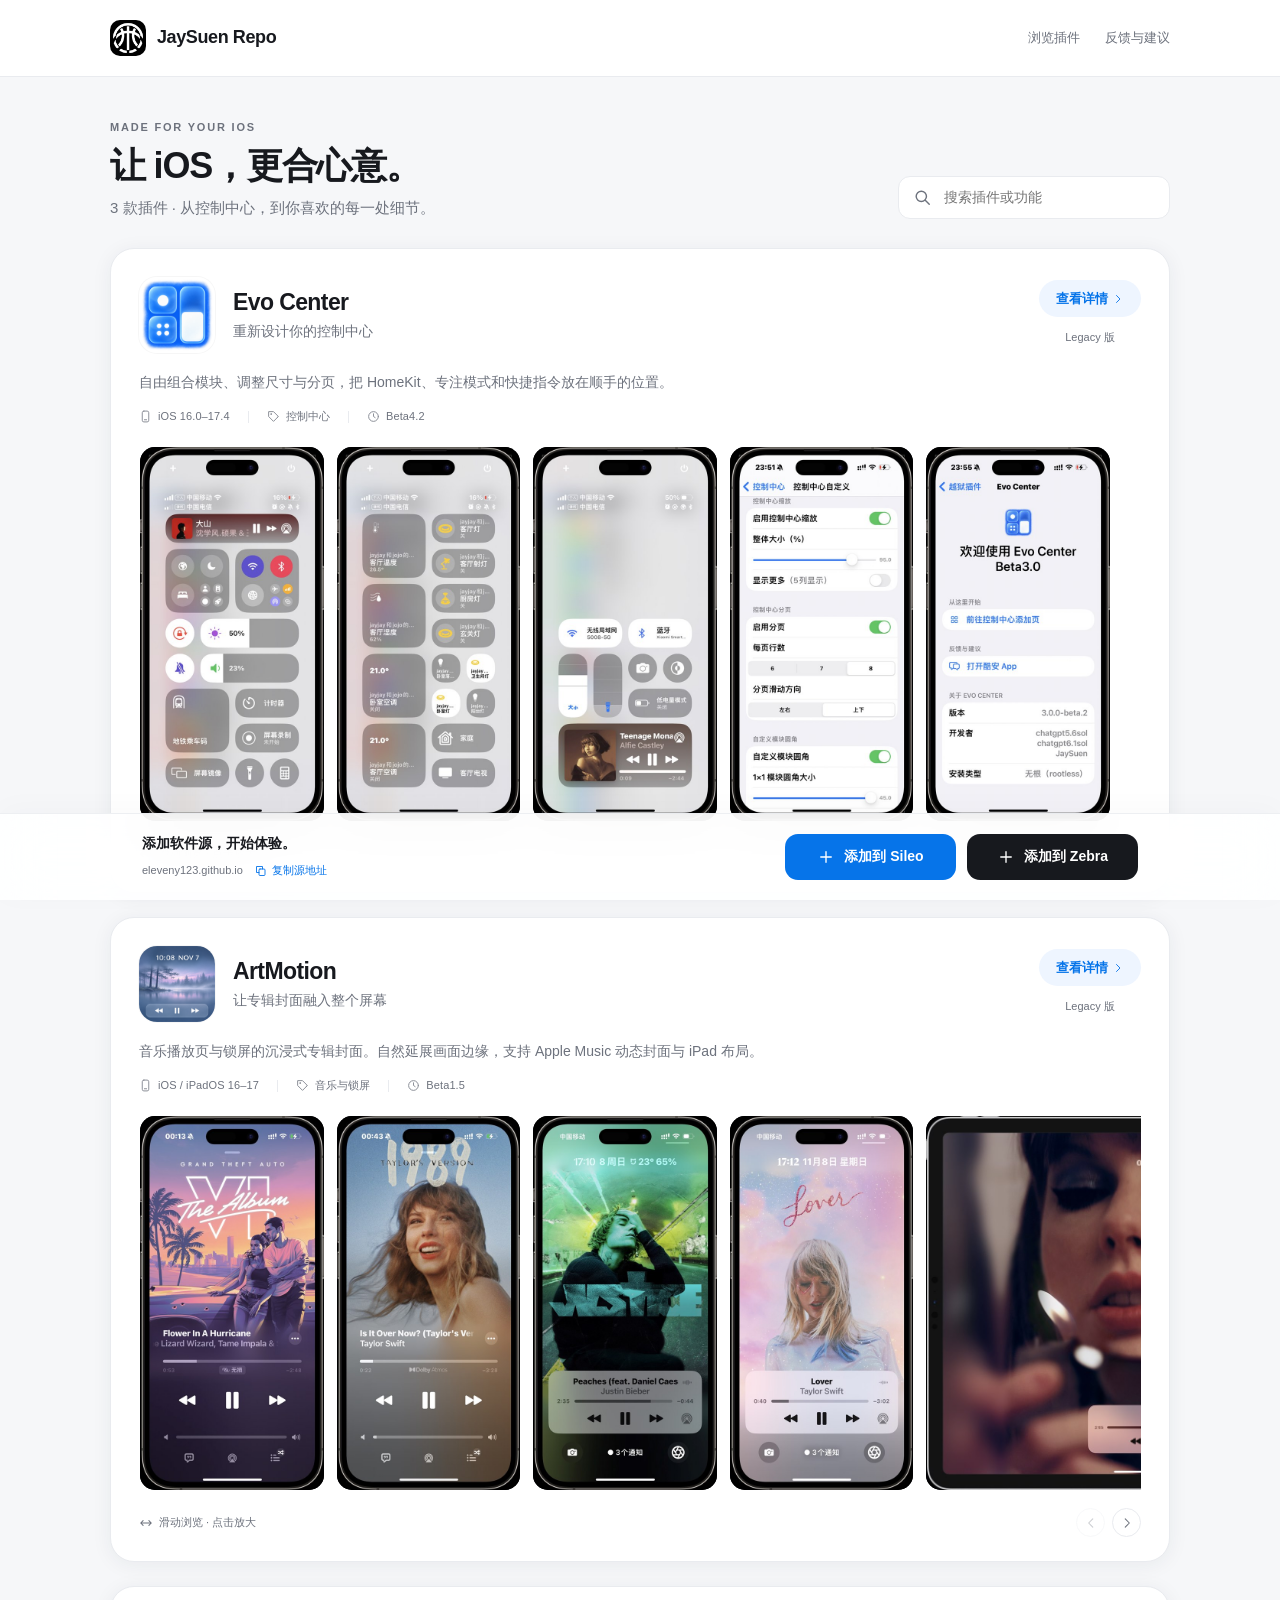
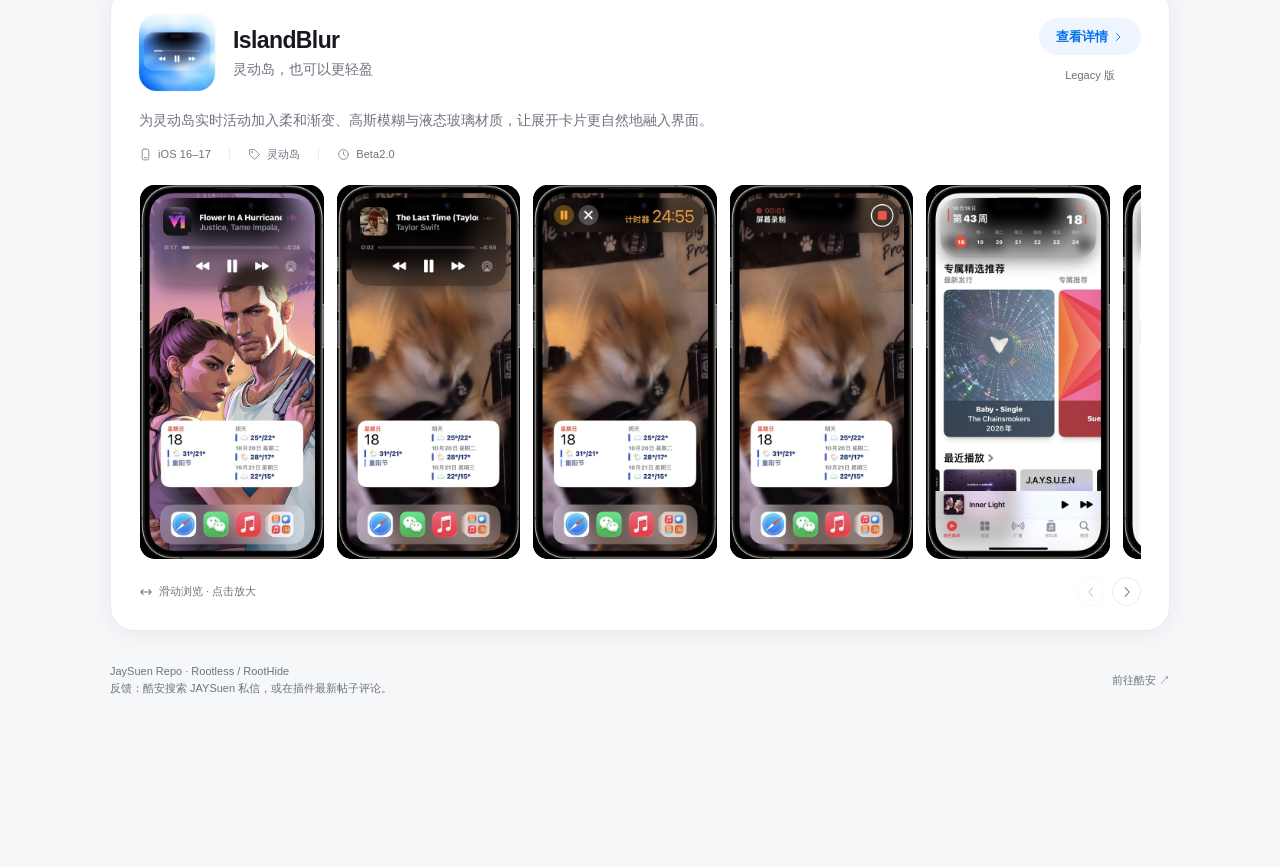
<file: index.html>
<!doctype html>
<html lang="zh-CN" data-source="https://eleveny123.github.io/">
<head><meta charset="utf-8"><meta name="viewport" content="width=device-width,initial-scale=1,viewport-fit=cover"><meta name="color-scheme" content="light dark"><meta name="theme-color" content="#f6f7f9" media="(prefers-color-scheme:light)"><meta name="theme-color" content="#101113" media="(prefers-color-scheme:dark)">
<title>JaySuen Repo · 越狱插件</title><meta name="description" content="浏览 Evo Center、ArtMotion 和 IslandBlur。预览实机截图，发现控制中心、沉浸式封面与灵动岛的更多可能，一键添加到 Sileo 或 Zebra。"><link rel="canonical" href="https://eleveny123.github.io/"><link rel="icon" type="image/png" href="CydiaIcon.png"><link rel="apple-touch-icon" href="CydiaIcon.png"><meta property="og:title" content="JaySuen Repo"><meta property="og:description" content="三款插件，让你的 iOS 更合心意。"><meta property="og:image" content="https://eleveny123.github.io/CydiaIcon.png"><link rel="stylesheet" href="site/site.css"><script src="site/site.js" defer></script><link rel="stylesheet" href="site/event-theme.css"><script src="site/event-theme.js"></script></head>
<body><a class="skip" href="#plugins">跳到插件列表</a>
<header class="topbar"><div class="shell topbar-inner"><a class="brand" href="./" aria-label="JaySuen Repo 首页"><img src="CydiaIcon.png" width="36" height="36" alt="">JaySuen Repo</a><nav class="topnav" aria-label="网站导航"><a href="#plugins">浏览插件</a><a href="#feedback">反馈与建议</a></nav></div></header>
<section class="event-hero" aria-labelledby="event-title">
<div class="shell event-hero-inner"><p class="event-kicker">GTA VI · 10-DAY EDITION <span class="event-preview">预览</span></p>
<h2 class="event-title" id="event-title">VICE CITY<br><span>AFTER HOURS.</span></h2>
<p class="event-description">把霓虹，带进你的 iOS。<br>三款插件，一起换上罪恶都市限定外观。</p>
<div class="event-period"><strong>11.10 — 11.20</strong><span>北京时间 · 十日限定</span><a href="https://www.rockstargames.com/VI" target="_blank" rel="noreferrer">GTA VI ↗</a></div></div>
</section>
<main class="shell"><section class="intro" aria-labelledby="page-title"><p class="eyebrow">MADE FOR YOUR IOS</p><div class="intro-row"><div><h1 id="page-title">让 iOS，更合心意。</h1><p class="subtitle"><span id="result-count" aria-live="polite">3 款插件</span> · 从控制中心，到你喜欢的每一处细节。</p></div><label class="search" for="search"><svg width="19" height="19" viewBox="0 0 24 24" fill="none" stroke="currentColor" stroke-width="1.8" stroke-linecap="round" stroke-linejoin="round" aria-hidden="true"><circle cx="10.5" cy="10.5" r="6.5"/><path d="m15.5 15.5 5 5"/></svg><input id="search" type="search" placeholder="搜索插件或功能" aria-label="搜索插件或功能" autocomplete="off"></label></div></section>
<section class="catalog" id="plugins" aria-label="插件列表"><article class="tweak" id="evocenter" aria-labelledby="evocenter-name" data-search="Evo Center 重新设计你的控制中心 自由组合模块、调整尺寸与分页，把 HomeKit、专注模式和快捷指令放在顺手的位置。 控制中心 control center homekit focus shortcuts 模块 自定义 分页">
      <div class="tweak-header"><a href="evocenter.html" tabindex="-1" aria-hidden="true"><img class="app-icon" src="site/icons/evocenter.png" width="76" height="76" alt="" decoding="async"></a>
        <div><h2 id="evocenter-name"><a href="evocenter.html">Evo Center</a></h2><p class="app-subtitle">重新设计你的控制中心</p></div>
        <div class="app-actions"><a class="detail-link" href="evocenter.html" aria-label="查看Evo Center详情">查看详情<svg width="12" height="12" viewBox="0 0 24 24" fill="none" stroke="currentColor" stroke-width="1.8" stroke-linecap="round" stroke-linejoin="round" aria-hidden="true"><path d="m9 5 7 7-7 7"/></svg></a><a class="legacy-link" href="legacy.html" aria-label="查看Evo Center Legacy 版本">Legacy 版</a></div></div>
      <p class="description">自由组合模块、调整尺寸与分页，把 HomeKit、专注模式和快捷指令放在顺手的位置。</p>
      <div class="meta"><span class="meta-item"><svg width="13" height="13" viewBox="0 0 24 24" fill="none" stroke="currentColor" stroke-width="1.8" stroke-linecap="round" stroke-linejoin="round" aria-hidden="true"><rect x="6" y="2" width="12" height="20" rx="3"/><path d="M10 18h4"/></svg>iOS 16.0–17.4</span><span class="meta-separator"></span><span class="meta-item"><svg width="13" height="13" viewBox="0 0 24 24" fill="none" stroke="currentColor" stroke-width="1.8" stroke-linecap="round" stroke-linejoin="round" aria-hidden="true"><path d="M20 13 12 21 3 12V3h9l8 8a1.4 1.4 0 0 1 0 2Z"/><circle cx="7.5" cy="7.5" r=".7"/></svg>控制中心</span><span class="meta-separator"></span><span class="meta-item"><svg width="13" height="13" viewBox="0 0 24 24" fill="none" stroke="currentColor" stroke-width="1.8" stroke-linecap="round" stroke-linejoin="round" aria-hidden="true"><circle cx="12" cy="12" r="9"/><path d="M12 7v5l3 2"/></svg>Beta4.2</span></div>
      <div class="gallery"><div class="shots" role="region" aria-label="Evo Center截图，可横向滑动" tabindex="0"><a class="shot" href="assets/screenshots/1.jpg" aria-label="放大Evo Center截图1"><img src="site/previews/evocenter/1-480.jpg" srcset="site/previews/evocenter/1-480.jpg 480w, site/previews/evocenter/1-960.jpg 960w" sizes="(max-width: 700px) 139px, (min-width: 1200px) 184px, 171px" width="1311" height="2670" alt="Evo Center截图1：控制中心现代连接与Focus布局、自定义图标颜色" loading="eager" fetchpriority="high" decoding="async"></a><a class="shot" href="assets/screenshots/2.jpg" aria-label="放大Evo Center截图2"><img src="site/previews/evocenter/2-480.jpg" srcset="site/previews/evocenter/2-480.jpg 480w, site/previews/evocenter/2-960.jpg 960w" sizes="(max-width: 700px) 139px, (min-width: 1200px) 184px, 171px" width="1311" height="2670" alt="Evo Center截图2：HomeKit设备、温湿度与家庭控制模块" loading="lazy" decoding="async"></a><a class="shot" href="assets/screenshots/3.jpg" aria-label="放大Evo Center截图3"><img src="site/previews/evocenter/3-480.jpg" srcset="site/previews/evocenter/3-480.jpg 480w, site/previews/evocenter/3-960.jpg 960w" sizes="(max-width: 700px) 139px, (min-width: 1200px) 184px, 171px" width="1311" height="2670" alt="Evo Center截图3：控制中心分页与不同尺寸的播放控制布局" loading="lazy" decoding="async"></a><a class="shot" href="assets/screenshots/4.jpg" aria-label="放大Evo Center截图4"><img src="site/previews/evocenter/4-480.jpg" srcset="site/previews/evocenter/4-480.jpg 480w, site/previews/evocenter/4-960.jpg 960w" sizes="(max-width: 700px) 139px, (min-width: 1200px) 184px, 171px" width="1311" height="2670" alt="Evo Center截图4：整体缩放、5列显示与上下分页设置" loading="lazy" decoding="async"></a><a class="shot" href="assets/screenshots/5.jpg" aria-label="放大Evo Center截图5"><img src="site/previews/evocenter/5-480.jpg" srcset="site/previews/evocenter/5-480.jpg 480w, site/previews/evocenter/5-960.jpg 960w" sizes="(max-width: 700px) 139px, (min-width: 1200px) 184px, 171px" width="1311" height="2670" alt="Evo Center截图5：Beta3.0插件设置、反馈入口与开发者署名" loading="lazy" decoding="async"></a></div>
        <div class="gallery-footer"><span class="gallery-hint"><svg width="14" height="14" viewBox="0 0 24 24" fill="none" stroke="currentColor" stroke-width="1.8" stroke-linecap="round" stroke-linejoin="round" aria-hidden="true"><path d="M3 12h18M7 8l-4 4 4 4m10-8 4 4-4 4"/></svg>滑动浏览 · 点击放大</span><div class="gallery-controls"><button type="button" data-direction="-1" aria-label="Evo Center上一组截图"><svg width="14" height="14" viewBox="0 0 24 24" fill="none" stroke="currentColor" stroke-width="1.8" stroke-linecap="round" stroke-linejoin="round" aria-hidden="true"><path d="m15 5-7 7 7 7"/></svg></button><button type="button" data-direction="1" aria-label="Evo Center下一组截图"><svg width="14" height="14" viewBox="0 0 24 24" fill="none" stroke="currentColor" stroke-width="1.8" stroke-linecap="round" stroke-linejoin="round" aria-hidden="true"><path d="m9 5 7 7-7 7"/></svg></button></div></div></div>
    </article><article class="tweak" id="artmotion" aria-labelledby="artmotion-name" data-search="ArtMotion 让专辑封面融入整个屏幕 音乐播放页与锁屏的沉浸式专辑封面。自然延展画面边缘，支持 Apple Music 动态封面与 iPad 布局。 音乐与锁屏 music album artwork lock screen animated 动态 专辑 封面 音乐 锁屏">
      <div class="tweak-header"><a href="ArtMotion/" tabindex="-1" aria-hidden="true"><img class="app-icon" src="site/icons/artmotion.png" width="76" height="76" alt="" decoding="async"></a>
        <div><h2 id="artmotion-name"><a href="ArtMotion/">ArtMotion</a></h2><p class="app-subtitle">让专辑封面融入整个屏幕</p></div>
        <div class="app-actions"><a class="detail-link" href="ArtMotion/" aria-label="查看ArtMotion详情">查看详情<svg width="12" height="12" viewBox="0 0 24 24" fill="none" stroke="currentColor" stroke-width="1.8" stroke-linecap="round" stroke-linejoin="round" aria-hidden="true"><path d="m9 5 7 7-7 7"/></svg></a><a class="legacy-link" href="ArtMotion/legacy.html" aria-label="查看ArtMotion Legacy 版本">Legacy 版</a></div></div>
      <p class="description">音乐播放页与锁屏的沉浸式专辑封面。自然延展画面边缘，支持 Apple Music 动态封面与 iPad 布局。</p>
      <div class="meta"><span class="meta-item"><svg width="13" height="13" viewBox="0 0 24 24" fill="none" stroke="currentColor" stroke-width="1.8" stroke-linecap="round" stroke-linejoin="round" aria-hidden="true"><rect x="6" y="2" width="12" height="20" rx="3"/><path d="M10 18h4"/></svg>iOS / iPadOS 16–17</span><span class="meta-separator"></span><span class="meta-item"><svg width="13" height="13" viewBox="0 0 24 24" fill="none" stroke="currentColor" stroke-width="1.8" stroke-linecap="round" stroke-linejoin="round" aria-hidden="true"><path d="M20 13 12 21 3 12V3h9l8 8a1.4 1.4 0 0 1 0 2Z"/><circle cx="7.5" cy="7.5" r=".7"/></svg>音乐与锁屏</span><span class="meta-separator"></span><span class="meta-item"><svg width="13" height="13" viewBox="0 0 24 24" fill="none" stroke="currentColor" stroke-width="1.8" stroke-linecap="round" stroke-linejoin="round" aria-hidden="true"><circle cx="12" cy="12" r="9"/><path d="M12 7v5l3 2"/></svg>Beta1.5</span></div>
      <div class="gallery"><div class="shots" role="region" aria-label="ArtMotion截图，可横向滑动" tabindex="0"><a class="shot" href="ArtMotion/assets/screenshots/1.jpg" aria-label="放大ArtMotion截图1"><img src="site/previews/artmotion/1-480.jpg" srcset="site/previews/artmotion/1-480.jpg 480w, site/previews/artmotion/1-960.jpg 960w" sizes="(max-width: 700px) 139px, (min-width: 1200px) 184px, 171px" width="1311" height="2670" alt="ArtMotion 截图 1：iPhone 音乐播放页" loading="lazy" decoding="async"></a><a class="shot" href="ArtMotion/assets/screenshots/2.jpg" aria-label="放大ArtMotion截图2"><img src="site/previews/artmotion/2-480.jpg" srcset="site/previews/artmotion/2-480.jpg 480w, site/previews/artmotion/2-960.jpg 960w" sizes="(max-width: 700px) 139px, (min-width: 1200px) 184px, 171px" width="1311" height="2670" alt="ArtMotion 截图 2：iPhone 音乐播放页" loading="lazy" decoding="async"></a><a class="shot" href="ArtMotion/assets/screenshots/3.jpg" aria-label="放大ArtMotion截图3"><img src="site/previews/artmotion/3-480.jpg" srcset="site/previews/artmotion/3-480.jpg 480w, site/previews/artmotion/3-960.jpg 960w" sizes="(max-width: 700px) 139px, (min-width: 1200px) 184px, 171px" width="1311" height="2670" alt="ArtMotion 截图 3：iPhone 锁屏" loading="lazy" decoding="async"></a><a class="shot" href="ArtMotion/assets/screenshots/4.jpg" aria-label="放大ArtMotion截图4"><img src="site/previews/artmotion/4-480.jpg" srcset="site/previews/artmotion/4-480.jpg 480w, site/previews/artmotion/4-960.jpg 960w" sizes="(max-width: 700px) 139px, (min-width: 1200px) 184px, 171px" width="1311" height="2670" alt="ArtMotion 截图 4：iPhone 锁屏" loading="lazy" decoding="async"></a><a class="shot" href="ArtMotion/assets/screenshots/5.jpg" aria-label="放大ArtMotion截图5"><img src="site/previews/artmotion/5-1024.jpg" srcset="site/previews/artmotion/5-1024.jpg 1024w, site/previews/artmotion/5-1536.jpg 1536w" sizes="(max-width: 700px) 370px, (min-width: 1200px) 488px, 455px" width="2928" height="2244" alt="ArtMotion 截图 5：iPad 横屏锁屏" loading="lazy" decoding="async"></a><a class="shot" href="ArtMotion/assets/screenshots/6.jpg" aria-label="放大ArtMotion截图6"><img src="site/previews/artmotion/6-1024.jpg" srcset="site/previews/artmotion/6-1024.jpg 1024w, site/previews/artmotion/6-1536.jpg 1536w" sizes="(max-width: 700px) 370px, (min-width: 1200px) 488px, 455px" width="2928" height="2244" alt="ArtMotion 截图 6：iPad 横屏锁屏" loading="lazy" decoding="async"></a><a class="shot" href="ArtMotion/assets/screenshots/7.jpg" aria-label="放大ArtMotion截图7"><img src="site/previews/artmotion/7-1024.jpg" srcset="site/previews/artmotion/7-1024.jpg 1024w, site/previews/artmotion/7-1536.jpg 1536w" sizes="(max-width: 700px) 370px, (min-width: 1200px) 488px, 455px" width="2928" height="2244" alt="ArtMotion 截图 7：iPad 横屏歌词播放页" loading="lazy" decoding="async"></a><a class="shot" href="ArtMotion/assets/screenshots/8.jpg" aria-label="放大ArtMotion截图8"><img src="site/previews/artmotion/8-1024.jpg" srcset="site/previews/artmotion/8-1024.jpg 1024w, site/previews/artmotion/8-1536.jpg 1536w" sizes="(max-width: 700px) 370px, (min-width: 1200px) 488px, 455px" width="2928" height="2244" alt="ArtMotion 截图 8：iPad 横屏歌词播放页" loading="lazy" decoding="async"></a></div>
        <div class="gallery-footer"><span class="gallery-hint"><svg width="14" height="14" viewBox="0 0 24 24" fill="none" stroke="currentColor" stroke-width="1.8" stroke-linecap="round" stroke-linejoin="round" aria-hidden="true"><path d="M3 12h18M7 8l-4 4 4 4m10-8 4 4-4 4"/></svg>滑动浏览 · 点击放大</span><div class="gallery-controls"><button type="button" data-direction="-1" aria-label="ArtMotion上一组截图"><svg width="14" height="14" viewBox="0 0 24 24" fill="none" stroke="currentColor" stroke-width="1.8" stroke-linecap="round" stroke-linejoin="round" aria-hidden="true"><path d="m15 5-7 7 7 7"/></svg></button><button type="button" data-direction="1" aria-label="ArtMotion下一组截图"><svg width="14" height="14" viewBox="0 0 24 24" fill="none" stroke="currentColor" stroke-width="1.8" stroke-linecap="round" stroke-linejoin="round" aria-hidden="true"><path d="m9 5 7 7-7 7"/></svg></button></div></div></div>
    </article><article class="tweak" id="islandblur" aria-labelledby="islandblur-name" data-search="IslandBlur 灵动岛，也可以更轻盈 为灵动岛实时活动加入柔和渐变、高斯模糊与液态玻璃材质，让展开卡片更自然地融入界面。 灵动岛 dynamic island live activities blur glass 透明 模糊 液态玻璃 实时活动">
      <div class="tweak-header"><a href="IslandBlur/" tabindex="-1" aria-hidden="true"><img class="app-icon" src="site/icons/islandblur.png" width="76" height="76" alt="" decoding="async"></a>
        <div><h2 id="islandblur-name"><a href="IslandBlur/">IslandBlur</a></h2><p class="app-subtitle">灵动岛，也可以更轻盈</p></div>
        <div class="app-actions"><a class="detail-link" href="IslandBlur/" aria-label="查看IslandBlur详情">查看详情<svg width="12" height="12" viewBox="0 0 24 24" fill="none" stroke="currentColor" stroke-width="1.8" stroke-linecap="round" stroke-linejoin="round" aria-hidden="true"><path d="m9 5 7 7-7 7"/></svg></a><a class="legacy-link" href="IslandBlur/legacy.html" aria-label="查看IslandBlur Legacy 版本">Legacy 版</a></div></div>
      <p class="description">为灵动岛实时活动加入柔和渐变、高斯模糊与液态玻璃材质，让展开卡片更自然地融入界面。</p>
      <div class="meta"><span class="meta-item"><svg width="13" height="13" viewBox="0 0 24 24" fill="none" stroke="currentColor" stroke-width="1.8" stroke-linecap="round" stroke-linejoin="round" aria-hidden="true"><rect x="6" y="2" width="12" height="20" rx="3"/><path d="M10 18h4"/></svg>iOS 16–17</span><span class="meta-separator"></span><span class="meta-item"><svg width="13" height="13" viewBox="0 0 24 24" fill="none" stroke="currentColor" stroke-width="1.8" stroke-linecap="round" stroke-linejoin="round" aria-hidden="true"><path d="M20 13 12 21 3 12V3h9l8 8a1.4 1.4 0 0 1 0 2Z"/><circle cx="7.5" cy="7.5" r=".7"/></svg>灵动岛</span><span class="meta-separator"></span><span class="meta-item"><svg width="13" height="13" viewBox="0 0 24 24" fill="none" stroke="currentColor" stroke-width="1.8" stroke-linecap="round" stroke-linejoin="round" aria-hidden="true"><circle cx="12" cy="12" r="9"/><path d="M12 7v5l3 2"/></svg>Beta2.0</span></div>
      <div class="gallery"><div class="shots" role="region" aria-label="IslandBlur截图，可横向滑动" tabindex="0"><a class="shot" href="IslandBlur/assets/screenshots/1.png" aria-label="放大IslandBlur截图1"><img src="site/previews/islandblur/1-480.jpg" srcset="site/previews/islandblur/1-480.jpg 480w, site/previews/islandblur/1-960.jpg 960w" sizes="(max-width: 700px) 139px, (min-width: 1200px) 184px, 171px" width="1311" height="2670" alt="IslandBlur 插件截图 1" loading="lazy" decoding="async"></a><a class="shot" href="IslandBlur/assets/screenshots/2.png" aria-label="放大IslandBlur截图2"><img src="site/previews/islandblur/2-480.jpg" srcset="site/previews/islandblur/2-480.jpg 480w, site/previews/islandblur/2-960.jpg 960w" sizes="(max-width: 700px) 139px, (min-width: 1200px) 184px, 171px" width="1311" height="2670" alt="IslandBlur 插件截图 2" loading="lazy" decoding="async"></a><a class="shot" href="IslandBlur/assets/screenshots/3.png" aria-label="放大IslandBlur截图3"><img src="site/previews/islandblur/3-480.jpg" srcset="site/previews/islandblur/3-480.jpg 480w, site/previews/islandblur/3-960.jpg 960w" sizes="(max-width: 700px) 139px, (min-width: 1200px) 184px, 171px" width="1311" height="2670" alt="IslandBlur 插件截图 3" loading="lazy" decoding="async"></a><a class="shot" href="IslandBlur/assets/screenshots/4.png" aria-label="放大IslandBlur截图4"><img src="site/previews/islandblur/4-480.jpg" srcset="site/previews/islandblur/4-480.jpg 480w, site/previews/islandblur/4-960.jpg 960w" sizes="(max-width: 700px) 139px, (min-width: 1200px) 184px, 171px" width="1311" height="2670" alt="IslandBlur 插件截图 4" loading="lazy" decoding="async"></a><a class="shot" href="IslandBlur/assets/screenshots/5.png" aria-label="放大IslandBlur截图5"><img src="site/previews/islandblur/5-480.jpg" srcset="site/previews/islandblur/5-480.jpg 480w, site/previews/islandblur/5-960.jpg 960w" sizes="(max-width: 700px) 139px, (min-width: 1200px) 184px, 171px" width="1311" height="2670" alt="IslandBlur 插件截图 5" loading="lazy" decoding="async"></a><a class="shot" href="IslandBlur/assets/screenshots/6.png" aria-label="放大IslandBlur截图6"><img src="site/previews/islandblur/6-480.jpg" srcset="site/previews/islandblur/6-480.jpg 480w, site/previews/islandblur/6-960.jpg 960w" sizes="(max-width: 700px) 139px, (min-width: 1200px) 184px, 171px" width="1311" height="2670" alt="IslandBlur 插件截图 6" loading="lazy" decoding="async"></a></div>
        <div class="gallery-footer"><span class="gallery-hint"><svg width="14" height="14" viewBox="0 0 24 24" fill="none" stroke="currentColor" stroke-width="1.8" stroke-linecap="round" stroke-linejoin="round" aria-hidden="true"><path d="M3 12h18M7 8l-4 4 4 4m10-8 4 4-4 4"/></svg>滑动浏览 · 点击放大</span><div class="gallery-controls"><button type="button" data-direction="-1" aria-label="IslandBlur上一组截图"><svg width="14" height="14" viewBox="0 0 24 24" fill="none" stroke="currentColor" stroke-width="1.8" stroke-linecap="round" stroke-linejoin="round" aria-hidden="true"><path d="m15 5-7 7 7 7"/></svg></button><button type="button" data-direction="1" aria-label="IslandBlur下一组截图"><svg width="14" height="14" viewBox="0 0 24 24" fill="none" stroke="currentColor" stroke-width="1.8" stroke-linecap="round" stroke-linejoin="round" aria-hidden="true"><path d="m9 5 7 7-7 7"/></svg></button></div></div></div>
    </article></section>
<section class="empty" id="empty" hidden><strong>没有找到相关插件</strong><p>试试“音乐”“控制中心”或“灵动岛”。</p><button id="clear-search" type="button">查看全部插件</button></section>
<footer class="page-footer" id="feedback"><p>JaySuen Repo · Rootless / RootHide<br>反馈：酷安搜索 JAYSuen 私信，或在插件最新帖子评论。</p><a href="https://www.coolapk.com/" rel="noreferrer">前往酷安 ↗</a></footer></main>
<aside class="source-bar" aria-label="添加软件源"><div class="source-inner"><div class="source-info"><strong>添加软件源，开始体验。</strong><div class="source-address"><span>eleveny123.github.io</span><button class="copy-source" id="copy-source" type="button" aria-label="复制源地址 https://eleveny123.github.io/"><svg width="12" height="12" viewBox="0 0 24 24" fill="none" stroke="currentColor" stroke-width="1.8" stroke-linecap="round" stroke-linejoin="round" aria-hidden="true"><rect x="8" y="8" width="12" height="13" rx="2"/><path d="M15 8V3H3v12h5"/></svg>复制源地址</button></div></div><div class="source-buttons"><a class="source-button sileo" href="sileo://source/https://eleveny123.github.io/"><svg width="18" height="18" viewBox="0 0 24 24" fill="none" stroke="currentColor" stroke-width="1.8" stroke-linecap="round" stroke-linejoin="round" aria-hidden="true"><path d="M12 5v14M5 12h14"/></svg>添加到 Sileo</a><a class="source-button zebra" href="zbra://sources/add/https://eleveny123.github.io/"><svg width="18" height="18" viewBox="0 0 24 24" fill="none" stroke="currentColor" stroke-width="1.8" stroke-linecap="round" stroke-linejoin="round" aria-hidden="true"><path d="M12 5v14M5 12h14"/></svg>添加到 Zebra</a></div></div></aside>
<div class="toast" id="toast" role="status" aria-live="polite" hidden></div>
<dialog class="lightbox" id="lightbox" aria-labelledby="lightbox-title" aria-describedby="lightbox-caption"><div class="lightbox-head"><strong id="lightbox-title">实机截图</strong><button type="button" data-close aria-label="关闭截图"><svg width="18" height="18" viewBox="0 0 24 24" fill="none" stroke="currentColor" stroke-width="1.8" stroke-linecap="round" stroke-linejoin="round" aria-hidden="true"><path d="m6 6 12 12M6 18 18 6"/></svg></button></div><div class="lightbox-media"><button type="button" data-previous aria-label="上一张截图"><svg width="22" height="22" viewBox="0 0 24 24" fill="none" stroke="currentColor" stroke-width="1.8" stroke-linecap="round" stroke-linejoin="round" aria-hidden="true"><path d="m15 5-7 7 7 7"/></svg></button><img class="lightbox-image" alt=""><button type="button" data-next aria-label="下一张截图"><svg width="22" height="22" viewBox="0 0 24 24" fill="none" stroke="currentColor" stroke-width="1.8" stroke-linecap="round" stroke-linejoin="round" aria-hidden="true"><path d="m9 5 7 7-7 7"/></svg></button></div><p id="lightbox-caption" class="lightbox-caption"></p></dialog>
</body></html>
</file>
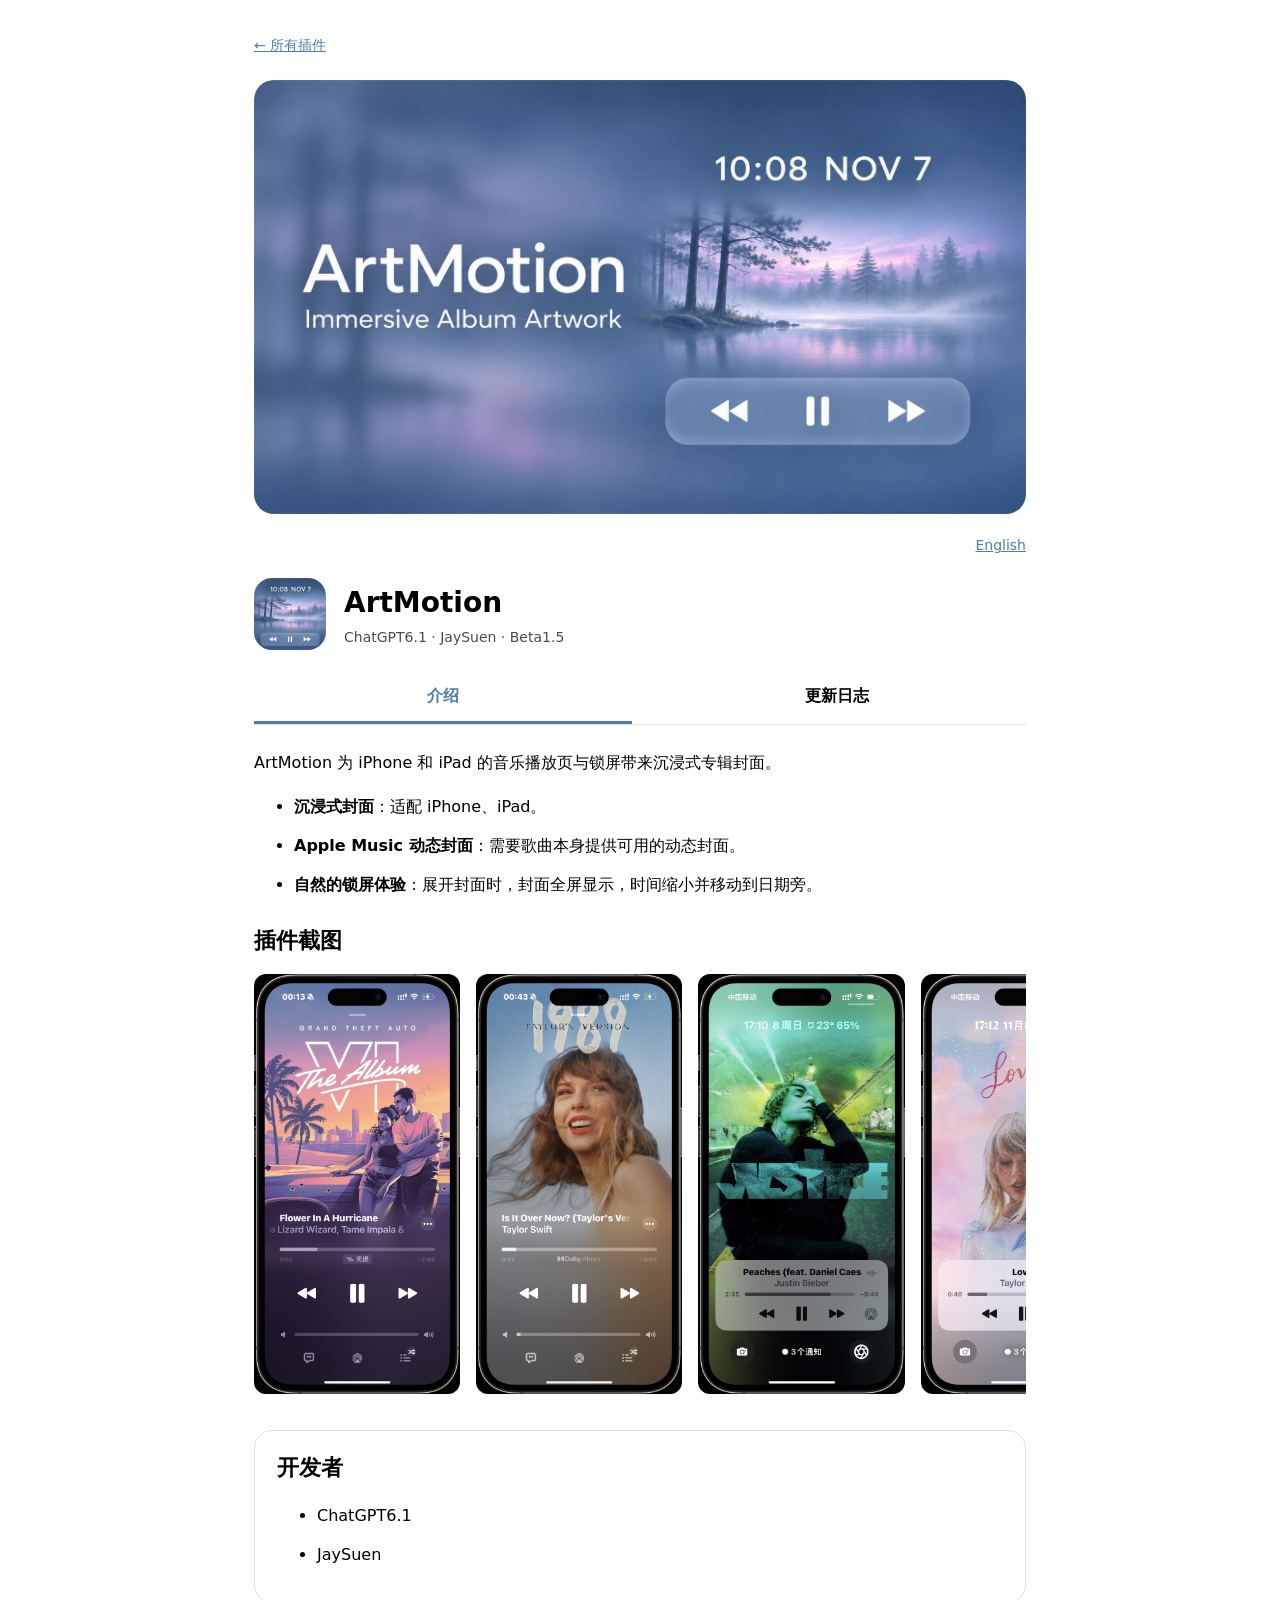
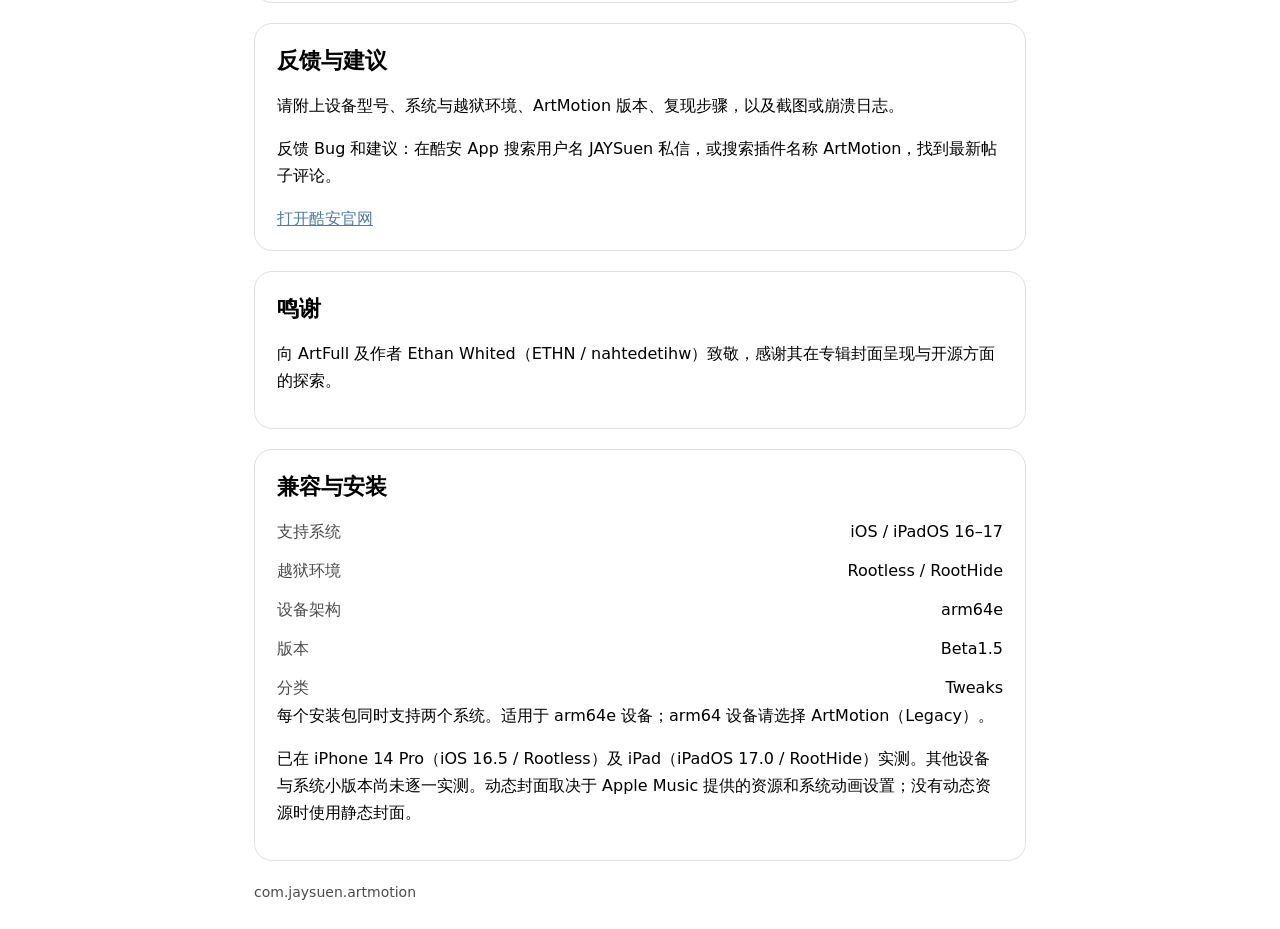
<file: ArtMotion/index.html>
<!doctype html><html lang="zh-CN" data-page="detail"><head><meta charset="utf-8"><meta name="viewport" content="width=device-width,initial-scale=1"><meta name="color-scheme" content="light dark"><meta name="description" content="ArtMotion 为 iPhone 和 iPad 的音乐播放页与锁屏带来沉浸式专辑封面。"><title>ArtMotion</title><style>*{box-sizing:border-box}body{margin:0;font:16px/1.7 -apple-system,BlinkMacSystemFont,system-ui,sans-serif;background:Canvas;color:CanvasText}main{max-width:820px;margin:auto;padding:24px}.banner{width:100%;aspect-ratio:16/9;object-fit:cover;border-radius:20px}.brand{display:flex;gap:18px;align-items:center;margin:20px 0}.icon{width:72px;height:72px;border-radius:18px}h1{margin:0;font-size:28px}h2{font-size:22px;margin:0 0 12px}p{margin:0 0 16px}article{border:1px solid #8884;border-radius:18px;padding:18px 22px;margin:20px 0}a{color:#507da8}li{margin-bottom:12px}.byline{opacity:.7;margin:0;font-size:14px;overflow-wrap:anywhere}footer{font-size:14px;opacity:.7;overflow-wrap:anywhere}.tabs{display:flex;gap:16px;border-bottom:1px solid #8884;margin:12px 0 24px}.tabs button{flex:1;border:0;background:transparent;color:inherit;font:inherit;font-weight:600;padding:12px 4px;border-bottom:3px solid transparent;cursor:pointer}.tabs button[aria-selected="true"]{color:#507da8;border-bottom-color:#507da8}[hidden]{display:none!important}.gallery{margin:24px 0}.screenshots{display:flex;gap:16px;overflow-x:auto;overscroll-behavior-x:contain;scroll-snap-type:x mandatory;padding:2px 2px 12px}.screenshot{flex:0 0 auto;scroll-snap-align:start;border-radius:12px;overflow:hidden;line-height:0}.screenshot img{display:block;width:auto;height:420px;max-height:65vh;object-fit:contain}dl{display:grid;grid-template-columns:auto minmax(0,1fr);gap:12px 20px;margin:0}dt{opacity:.7}dd{margin:0;text-align:right;overflow-wrap:anywhere}.language{text-align:right;font-size:14px;margin:12px 0}@media(max-width:480px){main{padding:16px}article{padding:16px}.brand{gap:12px}h1{font-size:24px}.icon{width:64px;height:64px}}</style><link rel="stylesheet" href="../site/event-theme.css"><script src="../site/event-theme.js"></script></head><body><main><a class="repo-back" href="../" style="display:inline-flex;align-items:center;gap:6px;min-height:44px;margin-bottom:12px;font-size:14px;color:#507da8">← 所有插件</a><img class="banner" src="assets/banner.png" alt="ArtMotion"><div class="language"><a href="index.en.html">English</a></div><div class="brand"><img class="icon" src="assets/icon.png" width="72" height="72" alt="ArtMotion"><div><h1>ArtMotion</h1><p class="byline">ChatGPT6.1 · JaySuen · Beta1.5</p></div></div><nav class="tabs" role="tablist"><button id="introduction-tab" type="button" role="tab" aria-selected="true" aria-controls="introduction">介绍</button><button id="changelog-tab" type="button" role="tab" aria-selected="false" aria-controls="changelog" tabindex="-1">更新日志</button></nav><section id="introduction" role="tabpanel" aria-labelledby="introduction-tab"><p>ArtMotion 为 iPhone 和 iPad 的音乐播放页与锁屏带来沉浸式专辑封面。</p><ul><li><strong>沉浸式封面</strong>：适配 iPhone、iPad。</li><li><strong>Apple Music 动态封面</strong>：需要歌曲本身提供可用的动态封面。</li><li><strong>自然的锁屏体验</strong>：展开封面时，封面全屏显示，时间缩小并移动到日期旁。</li></ul><section class="gallery"><h2>插件截图</h2><div class="screenshots" role="region" aria-label="插件截图" tabindex="0"><a class="screenshot" href="assets/screenshots/1.jpg"><img src="assets/screenshots/1.jpg" alt="ArtMotion 1" width="1311" height="2670" loading="lazy" decoding="async"></a><a class="screenshot" href="assets/screenshots/2.jpg"><img src="assets/screenshots/2.jpg" alt="ArtMotion 2" width="1311" height="2670" loading="lazy" decoding="async"></a><a class="screenshot" href="assets/screenshots/3.jpg"><img src="assets/screenshots/3.jpg" alt="ArtMotion 3" width="1311" height="2670" loading="lazy" decoding="async"></a><a class="screenshot" href="assets/screenshots/4.jpg"><img src="assets/screenshots/4.jpg" alt="ArtMotion 4" width="1311" height="2670" loading="lazy" decoding="async"></a><a class="screenshot" href="assets/screenshots/5.jpg"><img src="assets/screenshots/5.jpg" alt="ArtMotion 5" width="2928" height="2244" loading="lazy" decoding="async"></a><a class="screenshot" href="assets/screenshots/6.jpg"><img src="assets/screenshots/6.jpg" alt="ArtMotion 6" width="2928" height="2244" loading="lazy" decoding="async"></a><a class="screenshot" href="assets/screenshots/7.jpg"><img src="assets/screenshots/7.jpg" alt="ArtMotion 7" width="2928" height="2244" loading="lazy" decoding="async"></a><a class="screenshot" href="assets/screenshots/8.jpg"><img src="assets/screenshots/8.jpg" alt="ArtMotion 8" width="2928" height="2244" loading="lazy" decoding="async"></a></div></section><article><h2>开发者</h2><ul><li>ChatGPT6.1</li><li>JaySuen</li></ul></article><article><h2>反馈与建议</h2><p>请附上设备型号、系统与越狱环境、ArtMotion 版本、复现步骤，以及截图或崩溃日志。</p><p>反馈 Bug 和建议：在酷安 App 搜索用户名 JAYSuen 私信，或搜索插件名称 ArtMotion，找到最新帖子评论。</p><a href="https://www.coolapk.com/">打开酷安官网</a></article><article><h2>鸣谢</h2><p>向 ArtFull 及作者 Ethan Whited（ETHN / nahtedetihw）致敬，感谢其在专辑封面呈现与开源方面的探索。</p></article><article><h2>兼容与安装</h2><dl><dt>支持系统</dt><dd>iOS / iPadOS 16–17</dd><dt>越狱环境</dt><dd>Rootless / RootHide</dd><dt>设备架构</dt><dd>arm64e</dd><dt>版本</dt><dd>Beta1.5</dd><dt>分类</dt><dd>Tweaks</dd></dl><p>每个安装包同时支持两个系统。适用于 arm64e 设备；arm64 设备请选择 ArtMotion（Legacy）。</p><p>已在 iPhone 14 Pro（iOS 16.5 / Rootless）及 iPad（iPadOS 17.0 / RootHide）实测。其他设备与系统小版本尚未逐一实测。动态封面取决于 Apple Music 提供的资源和系统动画设置；没有动态资源时使用静态封面。</p></article></section><section id="changelog" role="tabpanel" aria-labelledby="changelog-tab" hidden><article><h2>Beta1.5 修复性更新</h2><ul><li>修复“播放控制”卡片放大或收起专辑封面时跳动</li><li>修复部分用户安装后不生效的bug</li></ul></article><article><h2>Beta1.0</h2><p>首个公开测试版本。</p><ul><li><strong>沉浸式封面</strong>：适配 iPhone、iPad。</li><li><strong>Apple Music 动态封面</strong>：需要歌曲本身提供可用的动态封面。</li><li><strong>自然的锁屏体验</strong>：展开封面时，封面全屏显示，时间缩小并移动到日期旁。</li></ul></article></section><footer>com.jaysuen.artmotion</footer></main><script>const tabs=[...document.querySelectorAll('[role="tab"]')];function selectTab(selected){tabs.forEach(tab=>{const active=tab===selected;tab.setAttribute('aria-selected',String(active));tab.tabIndex=active?0:-1;document.getElementById(tab.getAttribute('aria-controls')).hidden=!active})}tabs.forEach((tab,index)=>{tab.addEventListener('click',()=>selectTab(tab));tab.addEventListener('keydown',event=>{let target;if(event.key==='ArrowRight')target=(index+1)%tabs.length;else if(event.key==='ArrowLeft')target=(index+tabs.length-1)%tabs.length;else if(event.key==='Home')target=0;else if(event.key==='End')target=tabs.length-1;else return;event.preventDefault();selectTab(tabs[target]);tabs[target].focus()})});</script></body></html>
</file>
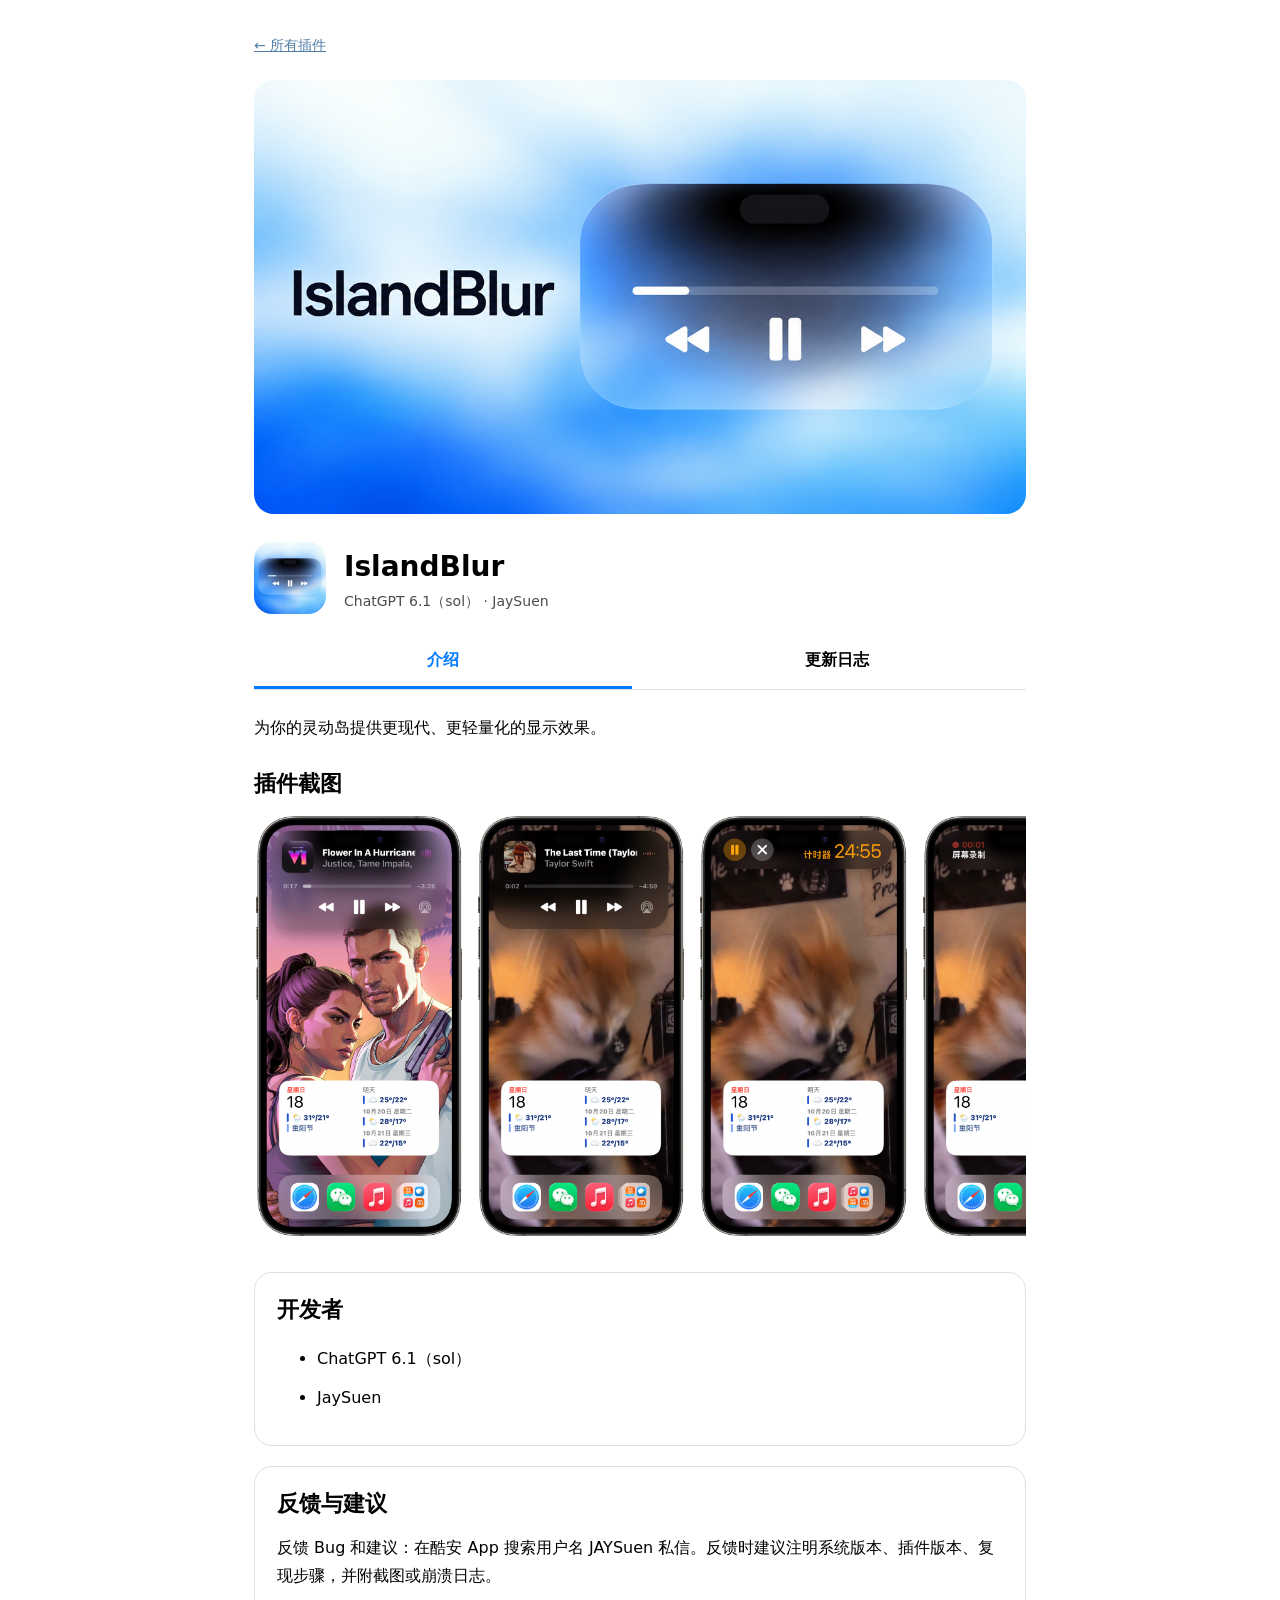
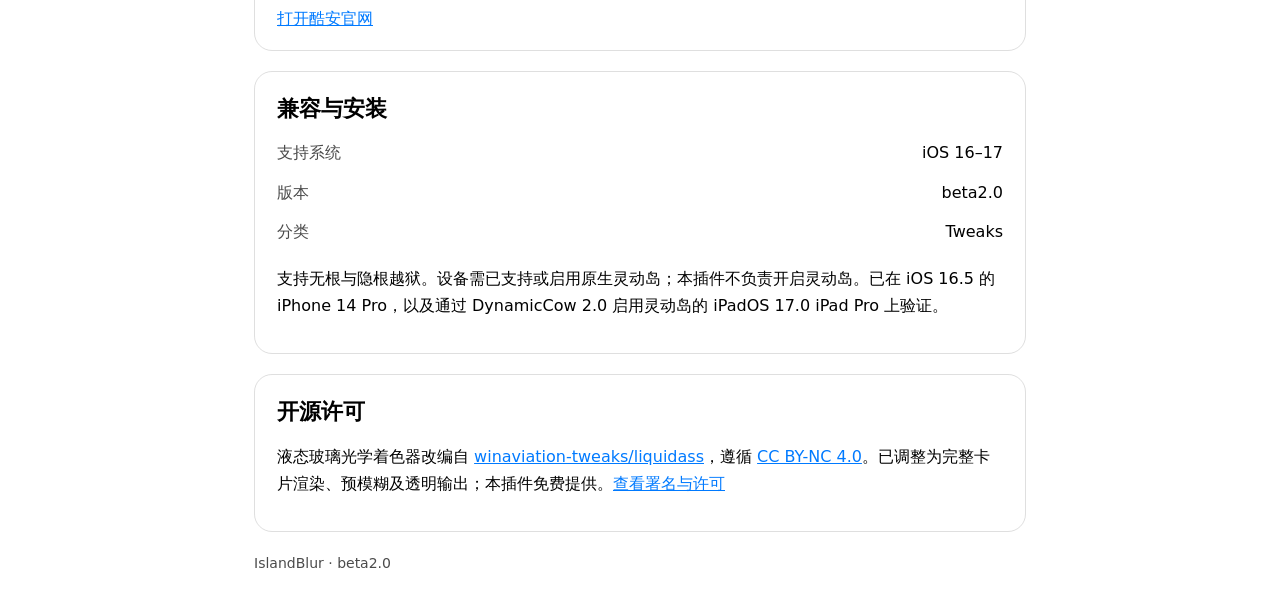
<file: IslandBlur/index.html>
<!doctype html>
<html lang="zh-CN" data-page="detail"><head><meta charset="utf-8">
<meta name="viewport" content="width=device-width,initial-scale=1"><meta name="color-scheme" content="light dark">
<meta name="description" content="为你的灵动岛提供更现代、更轻量化的显示效果。"><title>IslandBlur</title>
<style>
*{box-sizing:border-box}body{margin:0;font:16px/1.7 -apple-system,BlinkMacSystemFont,system-ui,sans-serif;background:Canvas;color:CanvasText}
main{max-width:820px;margin:auto;padding:24px}.banner{width:100%;aspect-ratio:16/9;object-fit:cover;border-radius:20px}
.brand{display:flex;gap:18px;align-items:center;margin:20px 0}.icon{width:72px;height:72px;border-radius:18px}
h1{margin:0;font-size:28px}h2{font-size:22px;margin:0 0 12px}p{margin:0 0 16px}
article{border:1px solid #8884;border-radius:18px;padding:18px 22px;margin:20px 0}a{color:#007aff}
li{margin-bottom:12px}.byline{opacity:.7;margin:0;font-size:14px;overflow-wrap:anywhere}footer{font-size:14px;opacity:.7;overflow-wrap:anywhere}
.tabs{display:flex;gap:16px;border-bottom:1px solid #8884;margin:12px 0 24px}
.tabs button{flex:1;border:0;background:transparent;color:inherit;font:inherit;font-weight:600;padding:12px 4px;border-bottom:3px solid transparent;cursor:pointer}
.tabs button[aria-selected="true"]{color:#007aff;border-bottom-color:#007aff}[hidden]{display:none!important}
.gallery{margin:24px 0}.screenshots{display:flex;gap:16px;overflow-x:auto;overscroll-behavior-x:contain;scroll-snap-type:x mandatory;scroll-padding:2px;padding:2px 2px 12px}
.screenshot{flex:0 0 auto;scroll-snap-align:start;border-radius:12px;overflow:hidden;line-height:0}
.screenshot img{display:block;width:auto;height:420px;max-height:65vh;object-fit:contain}
dl{display:grid;grid-template-columns:auto minmax(0,1fr);gap:12px 20px;margin:0 0 20px}dt{opacity:.7}dd{margin:0;text-align:right;overflow-wrap:anywhere}
@media(max-width:480px){main{padding:16px}article{padding:16px}.brand{gap:12px}h1{font-size:24px}.icon{width:64px;height:64px}}
</style><link rel="stylesheet" href="../site/event-theme.css"><script src="../site/event-theme.js"></script></head><body>
<main><a class="repo-back" href="../" style="display:inline-flex;align-items:center;gap:6px;min-height:44px;margin-bottom:12px;font-size:14px;color:#507da8">← 所有插件</a><img class="banner" src="assets/banner.png" alt="IslandBlur 灵动岛展开视图样式">
<div class="brand"><img class="icon" src="assets/icon.png" alt="IslandBlur 图标"><div><h1>IslandBlur</h1><p class="byline">ChatGPT 6.1（sol） · JaySuen</p></div></div>
<nav class="tabs" role="tablist" aria-label="软件包详情">
<button id="introduction-tab" type="button" role="tab" aria-selected="true" aria-controls="introduction">介绍</button>
<button id="changelog-tab" type="button" role="tab" aria-selected="false" aria-controls="changelog" tabindex="-1">更新日志</button>
</nav>
<section id="introduction" role="tabpanel" aria-labelledby="introduction-tab">
<p class="summary">为你的灵动岛提供更现代、更轻量化的显示效果。</p><section class="gallery" aria-labelledby="screenshots-title"><h2 id="screenshots-title">插件截图</h2><div class="screenshots" role="region" aria-label="插件截图，可左右滑动查看" tabindex="0"><a class="screenshot" href="assets/screenshots/1.png"><img src="assets/screenshots/1.png" alt="IslandBlur 插件截图 1" width="1311" height="2670" loading="lazy" decoding="async"></a><a class="screenshot" href="assets/screenshots/2.png"><img src="assets/screenshots/2.png" alt="IslandBlur 插件截图 2" width="1311" height="2670" loading="lazy" decoding="async"></a><a class="screenshot" href="assets/screenshots/3.png"><img src="assets/screenshots/3.png" alt="IslandBlur 插件截图 3" width="1311" height="2670" loading="lazy" decoding="async"></a><a class="screenshot" href="assets/screenshots/4.png"><img src="assets/screenshots/4.png" alt="IslandBlur 插件截图 4" width="1311" height="2670" loading="lazy" decoding="async"></a><a class="screenshot" href="assets/screenshots/5.png"><img src="assets/screenshots/5.png" alt="IslandBlur 插件截图 5" width="1311" height="2670" loading="lazy" decoding="async"></a><a class="screenshot" href="assets/screenshots/6.png"><img src="assets/screenshots/6.png" alt="IslandBlur 插件截图 6" width="1311" height="2670" loading="lazy" decoding="async"></a></div></section>
<article><h2>开发者</h2><ul><li>ChatGPT 6.1（sol）</li><li>JaySuen</li></ul></article>
<article><h2>反馈与建议</h2><p>反馈 Bug 和建议：在酷安 App 搜索用户名 JAYSuen 私信。反馈时建议注明系统版本、插件版本、复现步骤，并附截图或崩溃日志。</p><a href="https://www.coolapk.com/">打开酷安官网</a></article>

<article><h2>兼容与安装</h2><dl><dt>支持系统</dt><dd>iOS 16–17</dd><dt>版本</dt><dd>beta2.0</dd><dt>分类</dt><dd>Tweaks</dd></dl><p>支持无根与隐根越狱。设备需已支持或启用原生灵动岛；本插件不负责开启灵动岛。已在 iOS 16.5 的 iPhone 14 Pro，以及通过 DynamicCow 2.0 启用灵动岛的 iPadOS 17.0 iPad Pro 上验证。</p></article>
<article><h2>开源许可</h2><p>液态玻璃光学着色器改编自 <a href="https://github.com/winaviation-tweaks/liquidass/tree/9b7c5eb813dabf7ea3afb940767930e128fca775">winaviation-tweaks/liquidass</a>，遵循 <a href="https://creativecommons.org/licenses/by-nc/4.0/">CC BY-NC 4.0</a>。已调整为完整卡片渲染、预模糊及透明输出；本插件免费提供。<a href="licenses.txt">查看署名与许可</a></p></article>
</section>
<section id="changelog" role="tabpanel" aria-labelledby="changelog-tab" hidden><article><h2>beta2.0更新</h2><ol><li>新增液态玻璃效果显示，自定义液态玻璃显示效果</li><li>修复将灵动岛展开视图和设备挖孔顶边对齐</li><li>新增垂直渐变显示</li></ol></article><article><h2>beta1.0更新</h2><ol><li>新增灵动岛实时活动展开视图黑色透明过渡渐变</li><li>新增将黑色底板完全移除变成高斯模糊底板</li></ol></article></section>
<footer>IslandBlur · beta2.0</footer></main>
<script>
const tabs = [...document.querySelectorAll('[role="tab"]')];
function selectTab(selected) {
  tabs.forEach(tab => {
    const active = tab === selected;
    tab.setAttribute('aria-selected', String(active));
    tab.tabIndex = active ? 0 : -1;
    document.getElementById(tab.getAttribute('aria-controls')).hidden = !active;
  });
}
tabs.forEach((tab, index) => {
  tab.addEventListener('click', () => selectTab(tab));
  tab.addEventListener('keydown', event => {
    let target;
    if (event.key === 'ArrowRight') target = (index + 1) % tabs.length;
    else if (event.key === 'ArrowLeft') target = (index + tabs.length - 1) % tabs.length;
    else if (event.key === 'Home') target = 0;
    else if (event.key === 'End') target = tabs.length - 1;
    else return;
    event.preventDefault(); selectTab(tabs[target]); tabs[target].focus();
  });
});
</script></body></html>
</file>
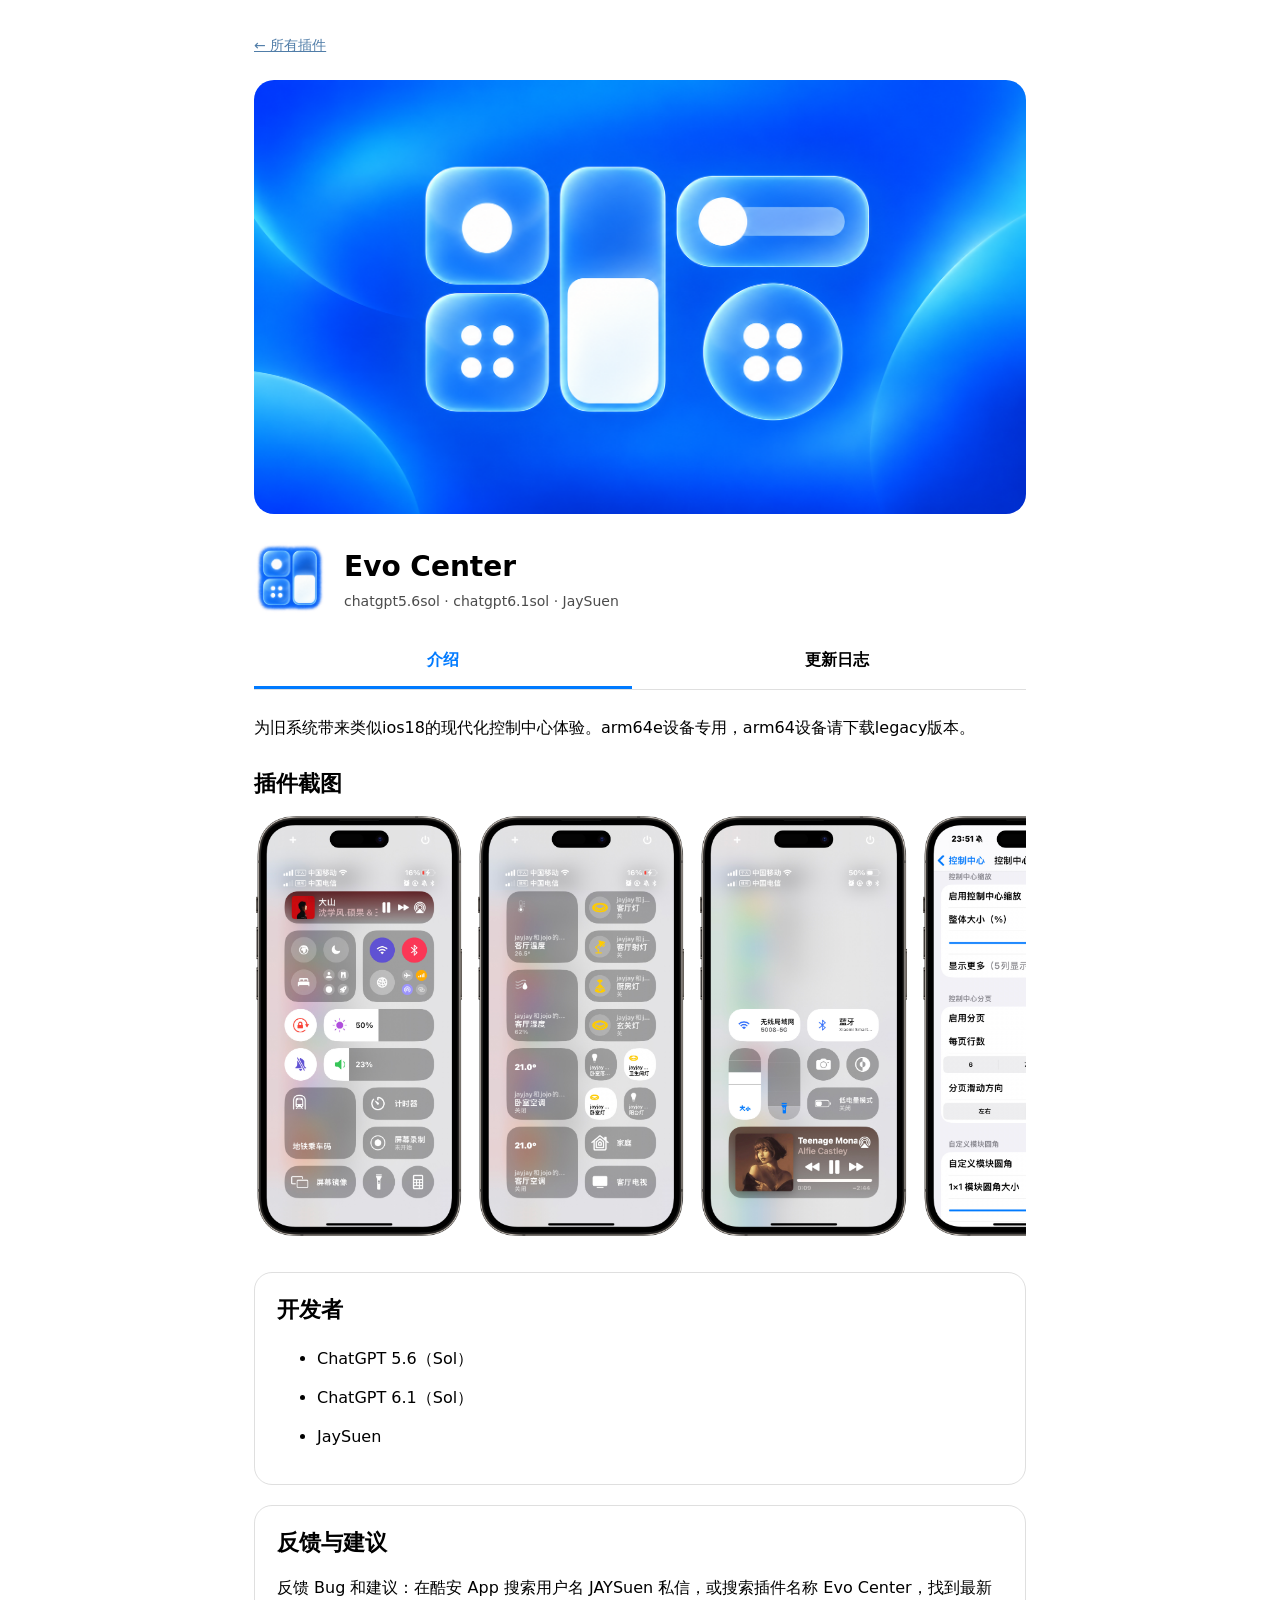
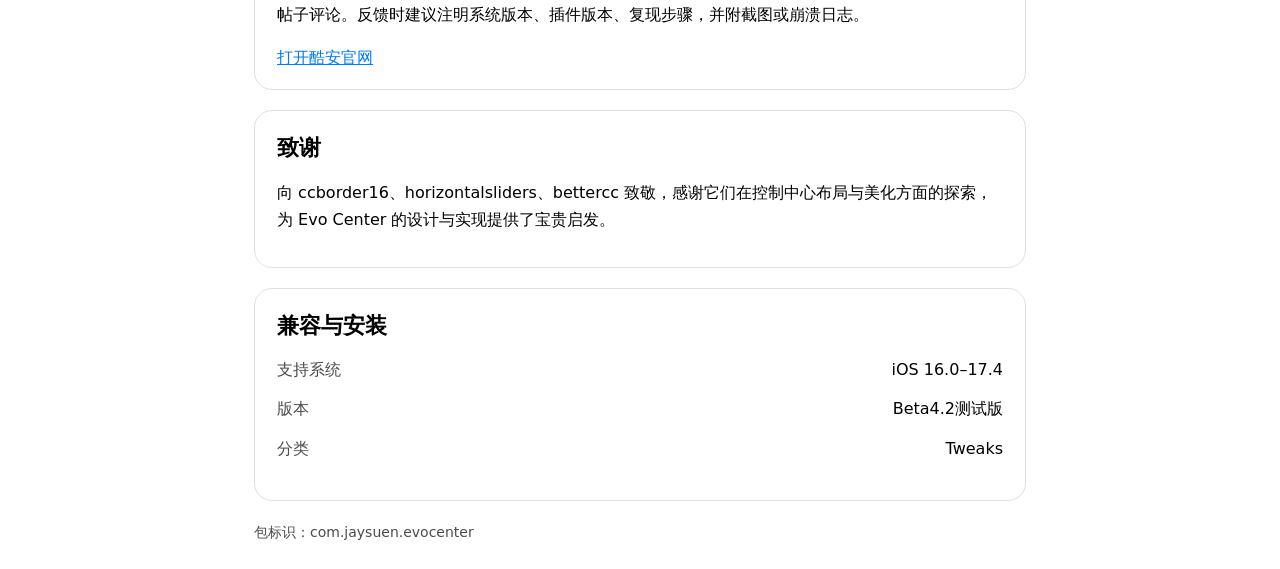
<file: evocenter.html>
<!doctype html>
<html lang="zh-CN" data-page="detail"><head><meta charset="utf-8">
<meta name="viewport" content="width=device-width,initial-scale=1"><meta name="color-scheme" content="light dark">
<meta name="description" content="为旧系统带来类似ios18的现代化控制中心体验。arm64e设备专用，arm64设备请下载legacy版本。"><title>Evo Center</title>
<style>
*{box-sizing:border-box}body{margin:0;font:16px/1.7 -apple-system,BlinkMacSystemFont,system-ui,sans-serif;background:Canvas;color:CanvasText}
main{max-width:820px;margin:auto;padding:24px}.banner{width:100%;aspect-ratio:16/9;object-fit:cover;border-radius:20px}
.brand{display:flex;gap:18px;align-items:center;margin:20px 0}.icon{width:72px;height:72px;border-radius:18px}
h1{margin:0;font-size:28px}h2{font-size:22px;margin:0 0 12px}p{margin:0 0 16px}
article{border:1px solid #8884;border-radius:18px;padding:18px 22px;margin:20px 0}a{color:#007aff}
li{margin-bottom:12px}.byline{opacity:.7;margin:0;font-size:14px;overflow-wrap:anywhere}footer{font-size:14px;opacity:.7;overflow-wrap:anywhere}
.tabs{display:flex;gap:16px;border-bottom:1px solid #8884;margin:12px 0 24px}
.tabs button{flex:1;border:0;background:transparent;color:inherit;font:inherit;font-weight:600;padding:12px 4px;border-bottom:3px solid transparent;cursor:pointer}
.tabs button[aria-selected="true"]{color:#007aff;border-bottom-color:#007aff}[hidden]{display:none!important}
.gallery{margin:24px 0}.screenshots{display:flex;gap:16px;overflow-x:auto;overscroll-behavior-x:contain;scroll-snap-type:x mandatory;scroll-padding:2px;padding:2px 2px 12px}
.screenshot{flex:0 0 auto;scroll-snap-align:start;border-radius:12px;overflow:hidden;line-height:0}
.screenshot img{display:block;width:auto;height:420px;max-height:65vh;object-fit:contain}
dl{display:grid;grid-template-columns:auto minmax(0,1fr);gap:12px 20px;margin:0 0 20px}dt{opacity:.7}dd{margin:0;text-align:right;overflow-wrap:anywhere}
@media(max-width:480px){main{padding:16px}article{padding:16px}.brand{gap:12px}h1{font-size:24px}.icon{width:64px;height:64px}}
</style><link rel="stylesheet" href="site/event-theme.css"><script src="site/event-theme.js"></script></head><body>
<main><a class="repo-back" href="./" style="display:inline-flex;align-items:center;gap:6px;min-height:44px;margin-bottom:12px;font-size:14px;color:#507da8">← 所有插件</a><img class="banner" src="assets/banner.png" alt="Evo Center 蓝色玻璃控制模块">
<div class="brand"><img class="icon" src="assets/icon.png" alt="Evo Center 图标"><div><h1>Evo Center</h1><p class="byline">chatgpt5.6sol · chatgpt6.1sol · JaySuen</p></div></div>
<nav class="tabs" role="tablist" aria-label="软件包详情">
<button id="introduction-tab" type="button" role="tab" aria-selected="true" aria-controls="introduction">介绍</button>
<button id="changelog-tab" type="button" role="tab" aria-selected="false" aria-controls="changelog" tabindex="-1">更新日志</button>
</nav>
<section id="introduction" role="tabpanel" aria-labelledby="introduction-tab">
<p class="summary">为旧系统带来类似ios18的现代化控制中心体验。arm64e设备专用，arm64设备请下载legacy版本。</p><section class="gallery" aria-labelledby="screenshots-title"><h2 id="screenshots-title">插件截图</h2><div class="screenshots" role="region" aria-label="插件截图，可左右滑动查看" tabindex="0"><a class="screenshot" href="assets/screenshots/1.jpg"><img src="assets/screenshots/1.jpg" alt="Evo Center截图1：控制中心现代连接与Focus布局、自定义图标颜色" width="1311" height="2670" loading="lazy" decoding="async"></a><a class="screenshot" href="assets/screenshots/2.jpg"><img src="assets/screenshots/2.jpg" alt="Evo Center截图2：HomeKit设备、温湿度与家庭控制模块" width="1311" height="2670" loading="lazy" decoding="async"></a><a class="screenshot" href="assets/screenshots/3.jpg"><img src="assets/screenshots/3.jpg" alt="Evo Center截图3：控制中心分页与不同尺寸的播放控制布局" width="1311" height="2670" loading="lazy" decoding="async"></a><a class="screenshot" href="assets/screenshots/4.jpg"><img src="assets/screenshots/4.jpg" alt="Evo Center截图4：整体缩放、5列显示与上下分页设置" width="1311" height="2670" loading="lazy" decoding="async"></a><a class="screenshot" href="assets/screenshots/5.jpg"><img src="assets/screenshots/5.jpg" alt="Evo Center截图5：Beta3.0插件设置、反馈入口与开发者署名" width="1311" height="2670" loading="lazy" decoding="async"></a></div></section>
<article><h2>开发者</h2><ul><li>ChatGPT 5.6（Sol）</li><li>ChatGPT 6.1（Sol）</li><li>JaySuen</li></ul></article>
<article><h2>反馈与建议</h2><p>反馈 Bug 和建议：在酷安 App 搜索用户名 JAYSuen 私信，或搜索插件名称 Evo Center，找到最新帖子评论。反馈时建议注明系统版本、插件版本、复现步骤，并附截图或崩溃日志。</p><a href="https://www.coolapk.com/">打开酷安官网</a></article>
<article><h2>致谢</h2><p>向 ccborder16、horizontalsliders、bettercc 致敬，感谢它们在控制中心布局与美化方面的探索，为 Evo Center 的设计与实现提供了宝贵启发。</p></article>
<article><h2>兼容与安装</h2><dl><dt>支持系统</dt><dd>iOS 16.0–17.4</dd><dt>版本</dt><dd>Beta4.2测试版</dd><dt>分类</dt><dd>Tweaks</dd></dl></article>
</section>
<section id="changelog" role="tabpanel" aria-labelledby="changelog-tab" hidden><article><h2>beta4.2修复性更新</h2><ol><li>修复一直以来的“播放控制”模块的媒体名称和媒体作者两行文字重叠的问题</li><li>修复focus模块从展开视图返回紧凑视图的动画错误</li><li>修复顶部电源按钮展开时，菜单底部的圆角大小错误</li><li>优化“自定义控制中心”的设置项排布</li><li>新增控制中心整体上下移动功能</li></ol></article><article><h2>Beta4.1修复性更新</h2><ol><li>修复focus模块2x1尺寸文字错位的问题</li></ol></article><article><h2>Beta4.1修复性更新</h2><ol><li>修复电源按钮的展开菜单功能失效问题</li><li>修复打开“巨魔nfc”app卡死的问题</li><li>为“连接状态”分组下的8个模块增加了新的2x1、2x2、4x1三个新尺寸样式</li><li>优化了homekit设备部分类型模块的样式</li><li>优化了模块名称文字的显示逻辑，双行显示</li><li>优化了“音量”模块滑动卡顿的问题</li></ol></article><article><h2>Beta4.0修复性更新</h2><ol><li>修复顶部按钮点击没有反应的bug</li></ol></article><article><h2>Beta4.0功能性更新</h2><ol><li>顶部操作按钮功能回归。</li><li>新增“播放控制”模块布局自定义。</li><li>新增分页点显示。</li><li>新增顶部模糊层渐进模糊效果。</li><li>新增分页模式下单页 9 行显示。</li><li>修复“播放控制”模块 4×2 尺寸卡死的问题。</li><li>修复“深色模式”模块点击导致控制中心上移的问题。</li><li>优化了上下翻页模式的顶部模糊层的显示时机。</li></ol></article><article><h2>Beta3.1修复性更新</h2><ol><li>修复已添加模块更换尺寸时在控制中心出现的错位问题。现切换尺寸可以实时更新，不需要移除再添加或注销设备。</li><li>修复“连接”模块的蓝牙按钮在2×2（现代）尺寸中的图标显示错误。</li><li>修复专注模式独立模块展开视图出现两个底板的问题。</li><li>修复iOS 17“静音”模块开启自定义着色后的显示问题。</li><li>修复“自定义图标着色”功能的选色页面“光谱”无法拖动选色的问题。</li><li>修复开启缩放后，模块从展开视图返回紧凑视图动画卡顿的问题。</li><li>修复点击“深色模式”模块会导致控制中心整体上移的问题。</li><li>修复了arm64设备添加模块导致设置App闪退的问题。</li><li>修复了部分模块的展开视图中图标和模块名称标题不居中的问题。</li><li>优化了“无线局域网”和“蓝牙”两个模块的实现链路。</li><li>优化了“麦克风模式”和“视频效果”两个模块的显示问题。</li><li>略微优化了上下翻页的手感。</li></ol></article><article><h2>Beta3.0兼容性更新</h2><ol><li>修复部分设备因缺少arm64架构导致Evo Center设置页无法加载的问题。</li><li>Rootless和RootHide安装包补齐arm64与arm64e双架构，覆盖主插件、设置页及模块组件。</li></ol></article><article><h2>Beta3.0功能性更新</h2><ol><li>新增homekit设备模块可添加至控制中心</li><li>“连接”模块新增一个2x2尺寸样式，增加自定义图标排序</li><li>“focus”模块新增一个2x2尺寸、一个2x1尺寸，增加自定义图标排序</li><li>新增控制中心分页功能，可选择左右或上下翻页</li><li>新增控制中心5列显示，新增控制中心整体缩放</li><li>新增模块启用后的图标颜色自定义（仅限开关类模块，跳转类模块没有）</li><li>新增“快捷指令”模块组合功能（将两个快捷指令合并为一个“开关”）</li><li>新增“播放控制”模块背景着色</li><li>解除了视频通话等场景时强制出现在最上方的”麦克风模式“”视频效果“两个模块，现可作为模块自由添加</li><li>新增8个“透明空白模块，帮助实现控制中心更多种布局的可能性</li><li>修复已删除的快捷指令仍出现在可添加模块列表和组合选择列表中的问题。</li><li>修复了几个bug，新增了无数bug</li></ol></article><article><h2>Beta2.5修复性更新</h2><ol><li>修复快捷指令和专注模式模块不可用的 bug。</li><li>修复播放控制模块 4×2 尺寸专辑封面模糊的 bug；适当优化所有播放控制模块从展开视图返回紧凑视图动画过程中的黑影，但尚未完全解决。</li><li>优化 iOS 17.1 及以上系统播放控制模块紧凑视图出现收藏按钮的问题。</li><li>修复 iOS 17 静音模块打开时副标题乱码的 bug。</li><li>优化音量和亮度模块的着色逻辑。</li><li>新增音量、亮度模块百分比显示；开关位于两个模块的尺寸选择页面，图标着色开关也一并移动至尺寸选择页面。</li><li>新增截屏、清角标、自动亮度三个模块。</li></ol></article><article><h2>beta2.0功能性更新</h2><ol><li>重写了音乐模块，bug相比之前少很多。移除了4x4、4x6两个不常用的大尺寸，新增了一个不同样式的4x2尺寸。</li><li>完善了连接模块的所有尺寸显示问题。</li><li>音量、亮度模块新增：竖向1x1和横向2x1、3x1、4x1尺寸。</li><li>新增专注模式独立模块。现用户设置的所有专注模式可在控制中心作为模块添加，方便快速启用自己的常用专注模式。</li><li>Focus模块新增了一个2x2尺寸。支持同时显示最多4个专注模式按钮；移除了1x1尺寸。</li><li>优化了模块圆角实现方式。</li></ol></article></section>
<footer>包标识：com.jaysuen.evocenter</footer></main>
<script>
const tabs = [...document.querySelectorAll('[role="tab"]')];
function selectTab(selected) {
  tabs.forEach(tab => {
    const active = tab === selected;
    tab.setAttribute('aria-selected', String(active));
    tab.tabIndex = active ? 0 : -1;
    document.getElementById(tab.getAttribute('aria-controls')).hidden = !active;
  });
}
tabs.forEach((tab, index) => {
  tab.addEventListener('click', () => selectTab(tab));
  tab.addEventListener('keydown', event => {
    let target;
    if (event.key === 'ArrowRight') target = (index + 1) % tabs.length;
    else if (event.key === 'ArrowLeft') target = (index + tabs.length - 1) % tabs.length;
    else if (event.key === 'Home') target = 0;
    else if (event.key === 'End') target = tabs.length - 1;
    else return;
    event.preventDefault(); selectTab(tabs[target]); tabs[target].focus();
  });
});
</script></body></html>
</file>
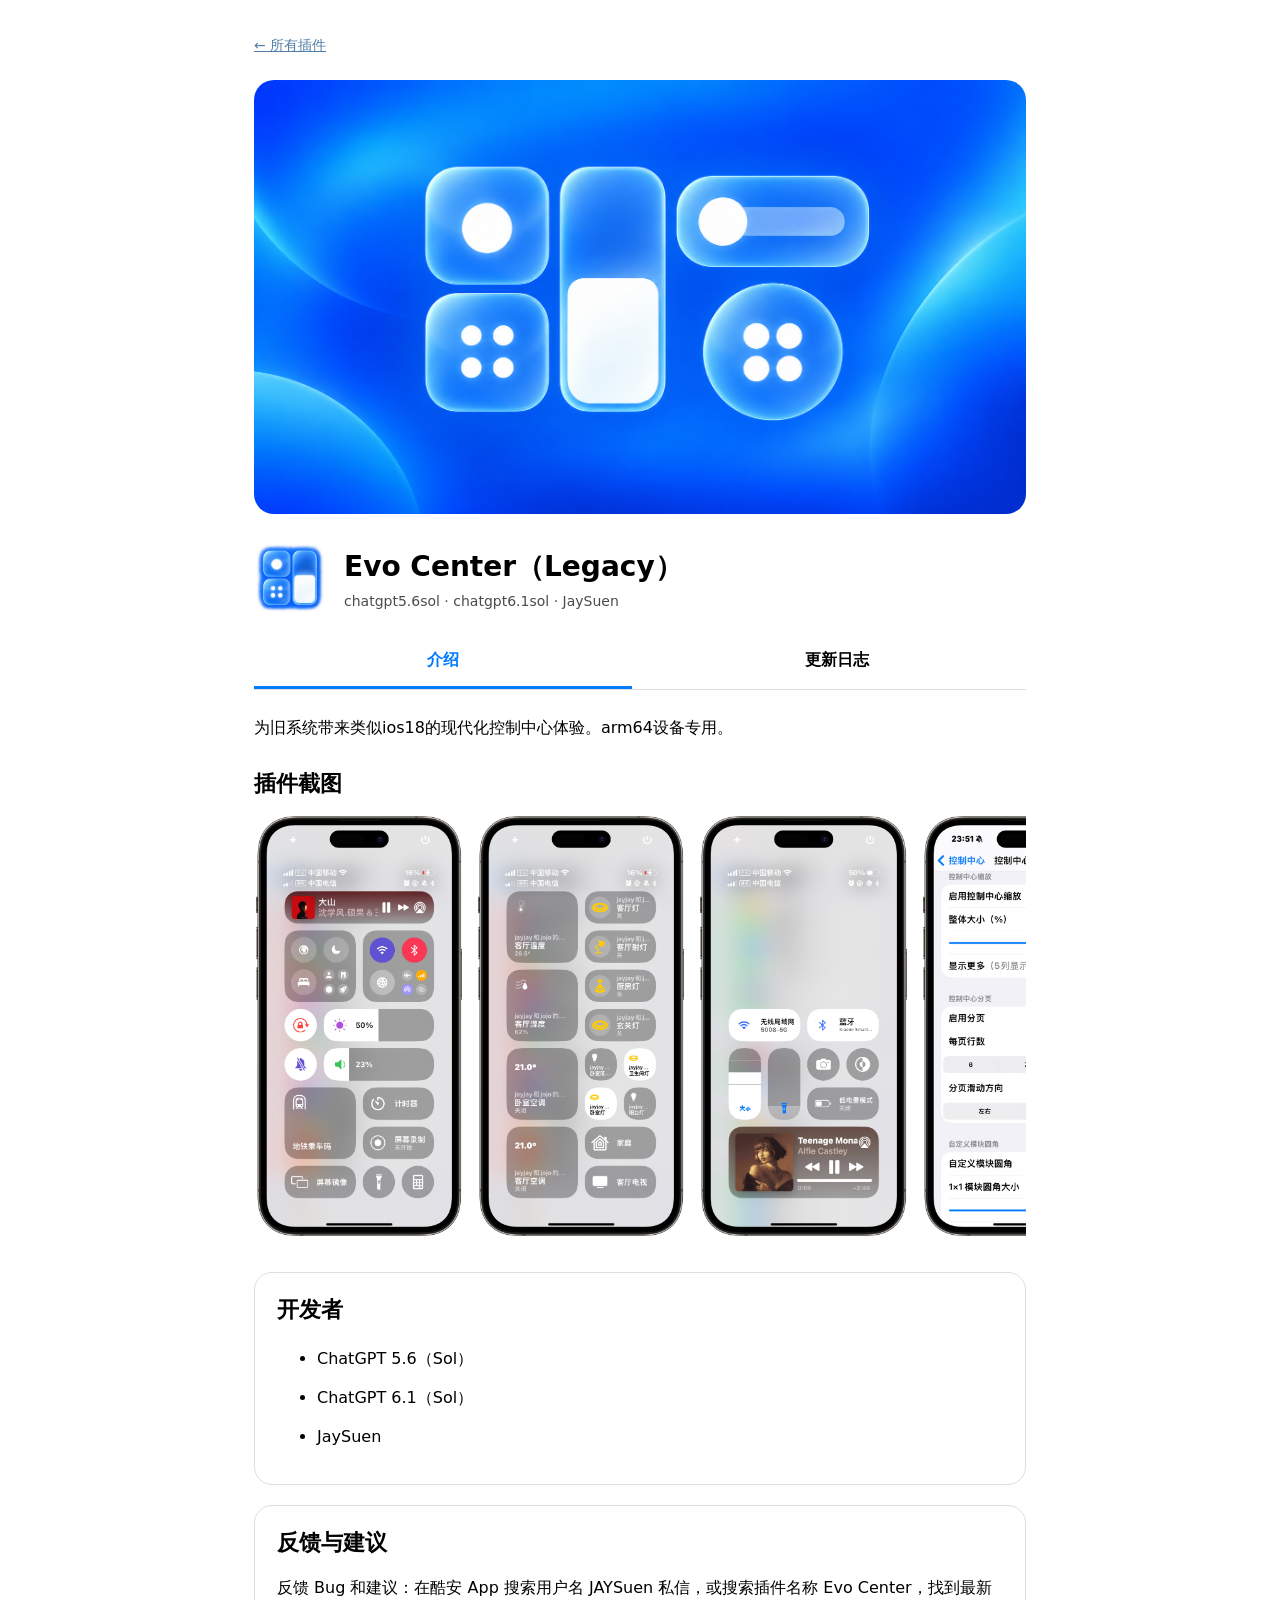
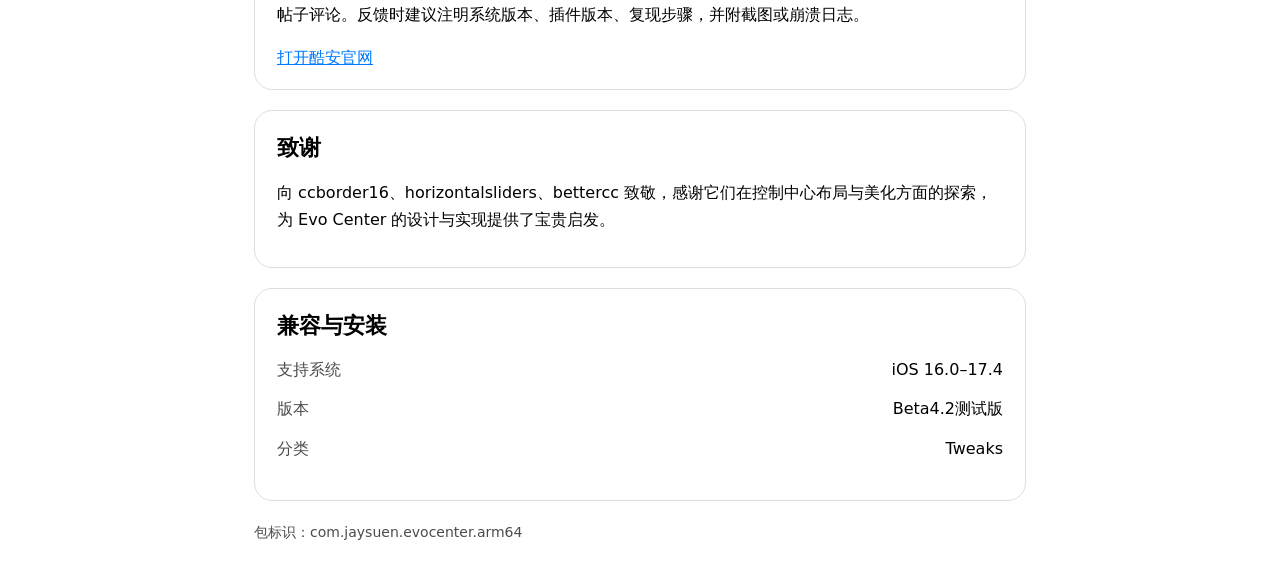
<file: legacy.html>
<!doctype html>
<html lang="zh-CN" data-page="detail"><head><meta charset="utf-8">
<meta name="viewport" content="width=device-width,initial-scale=1"><meta name="color-scheme" content="light dark">
<meta name="description" content="为旧系统带来类似ios18的现代化控制中心体验。arm64设备专用。"><title>Evo Center（Legacy）</title>
<style>
*{box-sizing:border-box}body{margin:0;font:16px/1.7 -apple-system,BlinkMacSystemFont,system-ui,sans-serif;background:Canvas;color:CanvasText}
main{max-width:820px;margin:auto;padding:24px}.banner{width:100%;aspect-ratio:16/9;object-fit:cover;border-radius:20px}
.brand{display:flex;gap:18px;align-items:center;margin:20px 0}.icon{width:72px;height:72px;border-radius:18px}
h1{margin:0;font-size:28px}h2{font-size:22px;margin:0 0 12px}p{margin:0 0 16px}
article{border:1px solid #8884;border-radius:18px;padding:18px 22px;margin:20px 0}a{color:#007aff}
li{margin-bottom:12px}.byline{opacity:.7;margin:0;font-size:14px;overflow-wrap:anywhere}footer{font-size:14px;opacity:.7;overflow-wrap:anywhere}
.tabs{display:flex;gap:16px;border-bottom:1px solid #8884;margin:12px 0 24px}
.tabs button{flex:1;border:0;background:transparent;color:inherit;font:inherit;font-weight:600;padding:12px 4px;border-bottom:3px solid transparent;cursor:pointer}
.tabs button[aria-selected="true"]{color:#007aff;border-bottom-color:#007aff}[hidden]{display:none!important}
.gallery{margin:24px 0}.screenshots{display:flex;gap:16px;overflow-x:auto;overscroll-behavior-x:contain;scroll-snap-type:x mandatory;scroll-padding:2px;padding:2px 2px 12px}
.screenshot{flex:0 0 auto;scroll-snap-align:start;border-radius:12px;overflow:hidden;line-height:0}
.screenshot img{display:block;width:auto;height:420px;max-height:65vh;object-fit:contain}
dl{display:grid;grid-template-columns:auto minmax(0,1fr);gap:12px 20px;margin:0 0 20px}dt{opacity:.7}dd{margin:0;text-align:right;overflow-wrap:anywhere}
@media(max-width:480px){main{padding:16px}article{padding:16px}.brand{gap:12px}h1{font-size:24px}.icon{width:64px;height:64px}}
</style><link rel="stylesheet" href="site/event-theme.css"><script src="site/event-theme.js"></script></head><body>
<main><a class="repo-back" href="./" style="display:inline-flex;align-items:center;gap:6px;min-height:44px;margin-bottom:12px;font-size:14px;color:#507da8">← 所有插件</a><img class="banner" src="assets/banner.png" alt="Evo Center 蓝色玻璃控制模块">
<div class="brand"><img class="icon" src="assets/icon.png" alt="Evo Center 图标"><div><h1>Evo Center（Legacy）</h1><p class="byline">chatgpt5.6sol · chatgpt6.1sol · JaySuen</p></div></div>
<nav class="tabs" role="tablist" aria-label="软件包详情">
<button id="introduction-tab" type="button" role="tab" aria-selected="true" aria-controls="introduction">介绍</button>
<button id="changelog-tab" type="button" role="tab" aria-selected="false" aria-controls="changelog" tabindex="-1">更新日志</button>
</nav>
<section id="introduction" role="tabpanel" aria-labelledby="introduction-tab">
<p class="summary">为旧系统带来类似ios18的现代化控制中心体验。arm64设备专用。</p><section class="gallery" aria-labelledby="screenshots-title"><h2 id="screenshots-title">插件截图</h2><div class="screenshots" role="region" aria-label="插件截图，可左右滑动查看" tabindex="0"><a class="screenshot" href="assets/screenshots/1.jpg"><img src="assets/screenshots/1.jpg" alt="Evo Center截图1：控制中心现代连接与Focus布局、自定义图标颜色" width="1311" height="2670" loading="lazy" decoding="async"></a><a class="screenshot" href="assets/screenshots/2.jpg"><img src="assets/screenshots/2.jpg" alt="Evo Center截图2：HomeKit设备、温湿度与家庭控制模块" width="1311" height="2670" loading="lazy" decoding="async"></a><a class="screenshot" href="assets/screenshots/3.jpg"><img src="assets/screenshots/3.jpg" alt="Evo Center截图3：控制中心分页与不同尺寸的播放控制布局" width="1311" height="2670" loading="lazy" decoding="async"></a><a class="screenshot" href="assets/screenshots/4.jpg"><img src="assets/screenshots/4.jpg" alt="Evo Center截图4：整体缩放、5列显示与上下分页设置" width="1311" height="2670" loading="lazy" decoding="async"></a><a class="screenshot" href="assets/screenshots/5.jpg"><img src="assets/screenshots/5.jpg" alt="Evo Center截图5：Beta3.0插件设置、反馈入口与开发者署名" width="1311" height="2670" loading="lazy" decoding="async"></a></div></section>
<article><h2>开发者</h2><ul><li>ChatGPT 5.6（Sol）</li><li>ChatGPT 6.1（Sol）</li><li>JaySuen</li></ul></article>
<article><h2>反馈与建议</h2><p>反馈 Bug 和建议：在酷安 App 搜索用户名 JAYSuen 私信，或搜索插件名称 Evo Center，找到最新帖子评论。反馈时建议注明系统版本、插件版本、复现步骤，并附截图或崩溃日志。</p><a href="https://www.coolapk.com/">打开酷安官网</a></article>
<article><h2>致谢</h2><p>向 ccborder16、horizontalsliders、bettercc 致敬，感谢它们在控制中心布局与美化方面的探索，为 Evo Center 的设计与实现提供了宝贵启发。</p></article>
<article><h2>兼容与安装</h2><dl><dt>支持系统</dt><dd>iOS 16.0–17.4</dd><dt>版本</dt><dd>Beta4.2测试版</dd><dt>分类</dt><dd>Tweaks</dd></dl></article>
</section>
<section id="changelog" role="tabpanel" aria-labelledby="changelog-tab" hidden><article><h2>beta4.2修复性更新</h2><ol><li>修复一直以来的“播放控制”模块的媒体名称和媒体作者两行文字重叠的问题</li><li>修复focus模块从展开视图返回紧凑视图的动画错误</li><li>修复顶部电源按钮展开时，菜单底部的圆角大小错误</li><li>优化“自定义控制中心”的设置项排布</li><li>新增控制中心整体上下移动功能</li></ol></article><article><h2>Beta4.1修复性更新</h2><ol><li>修复focus模块2x1尺寸文字错位的问题</li></ol></article><article><h2>Beta4.1修复性更新</h2><ol><li>修复电源按钮的展开菜单功能失效问题</li><li>修复打开“巨魔nfc”app卡死的问题</li><li>为“连接状态”分组下的8个模块增加了新的2x1、2x2、4x1三个新尺寸样式</li><li>优化了homekit设备部分类型模块的样式</li><li>优化了模块名称文字的显示逻辑，双行显示</li><li>优化了“音量”模块滑动卡顿的问题</li></ol></article><article><h2>Beta4.0修复性更新</h2><ol><li>修复顶部按钮点击没有反应的bug</li></ol></article><article><h2>Beta4.0功能性更新</h2><ol><li>顶部操作按钮功能回归。</li><li>新增“播放控制”模块布局自定义。</li><li>新增分页点显示。</li><li>新增顶部模糊层渐进模糊效果。</li><li>新增分页模式下单页 9 行显示。</li><li>修复“播放控制”模块 4×2 尺寸卡死的问题。</li><li>修复“深色模式”模块点击导致控制中心上移的问题。</li><li>优化了上下翻页模式的顶部模糊层的显示时机。</li></ol></article><article><h2>Beta3.1修复性更新</h2><ol><li>修复已添加模块更换尺寸时在控制中心出现的错位问题。现切换尺寸可以实时更新，不需要移除再添加或注销设备。</li><li>修复“连接”模块的蓝牙按钮在2×2（现代）尺寸中的图标显示错误。</li><li>修复专注模式独立模块展开视图出现两个底板的问题。</li><li>修复iOS 17“静音”模块开启自定义着色后的显示问题。</li><li>修复“自定义图标着色”功能的选色页面“光谱”无法拖动选色的问题。</li><li>修复开启缩放后，模块从展开视图返回紧凑视图动画卡顿的问题。</li><li>修复点击“深色模式”模块会导致控制中心整体上移的问题。</li><li>修复了arm64设备添加模块导致设置App闪退的问题。</li><li>修复了部分模块的展开视图中图标和模块名称标题不居中的问题。</li><li>优化了“无线局域网”和“蓝牙”两个模块的实现链路。</li><li>优化了“麦克风模式”和“视频效果”两个模块的显示问题。</li><li>略微优化了上下翻页的手感。</li></ol></article><article><h2>Beta3.0兼容性更新</h2><ol><li>修复部分设备因缺少arm64架构导致Evo Center设置页无法加载的问题。</li><li>Rootless和RootHide安装包补齐arm64与arm64e双架构，覆盖主插件、设置页及模块组件。</li></ol></article><article><h2>Beta3.0功能性更新</h2><ol><li>新增homekit设备模块可添加至控制中心</li><li>“连接”模块新增一个2x2尺寸样式，增加自定义图标排序</li><li>“focus”模块新增一个2x2尺寸、一个2x1尺寸，增加自定义图标排序</li><li>新增控制中心分页功能，可选择左右或上下翻页</li><li>新增控制中心5列显示，新增控制中心整体缩放</li><li>新增模块启用后的图标颜色自定义（仅限开关类模块，跳转类模块没有）</li><li>新增“快捷指令”模块组合功能（将两个快捷指令合并为一个“开关”）</li><li>新增“播放控制”模块背景着色</li><li>解除了视频通话等场景时强制出现在最上方的”麦克风模式“”视频效果“两个模块，现可作为模块自由添加</li><li>新增8个“透明空白模块，帮助实现控制中心更多种布局的可能性</li><li>修复已删除的快捷指令仍出现在可添加模块列表和组合选择列表中的问题。</li><li>修复了几个bug，新增了无数bug</li></ol></article><article><h2>Beta2.5修复性更新</h2><ol><li>修复快捷指令和专注模式模块不可用的 bug。</li><li>修复播放控制模块 4×2 尺寸专辑封面模糊的 bug；适当优化所有播放控制模块从展开视图返回紧凑视图动画过程中的黑影，但尚未完全解决。</li><li>优化 iOS 17.1 及以上系统播放控制模块紧凑视图出现收藏按钮的问题。</li><li>修复 iOS 17 静音模块打开时副标题乱码的 bug。</li><li>优化音量和亮度模块的着色逻辑。</li><li>新增音量、亮度模块百分比显示；开关位于两个模块的尺寸选择页面，图标着色开关也一并移动至尺寸选择页面。</li><li>新增截屏、清角标、自动亮度三个模块。</li></ol></article><article><h2>beta2.0功能性更新</h2><ol><li>重写了音乐模块，bug相比之前少很多。移除了4x4、4x6两个不常用的大尺寸，新增了一个不同样式的4x2尺寸。</li><li>完善了连接模块的所有尺寸显示问题。</li><li>音量、亮度模块新增：竖向1x1和横向2x1、3x1、4x1尺寸。</li><li>新增专注模式独立模块。现用户设置的所有专注模式可在控制中心作为模块添加，方便快速启用自己的常用专注模式。</li><li>Focus模块新增了一个2x2尺寸。支持同时显示最多4个专注模式按钮；移除了1x1尺寸。</li><li>优化了模块圆角实现方式。</li></ol></article></section>
<footer>包标识：com.jaysuen.evocenter.arm64</footer></main>
<script>
const tabs = [...document.querySelectorAll('[role="tab"]')];
function selectTab(selected) {
  tabs.forEach(tab => {
    const active = tab === selected;
    tab.setAttribute('aria-selected', String(active));
    tab.tabIndex = active ? 0 : -1;
    document.getElementById(tab.getAttribute('aria-controls')).hidden = !active;
  });
}
tabs.forEach((tab, index) => {
  tab.addEventListener('click', () => selectTab(tab));
  tab.addEventListener('keydown', event => {
    let target;
    if (event.key === 'ArrowRight') target = (index + 1) % tabs.length;
    else if (event.key === 'ArrowLeft') target = (index + tabs.length - 1) % tabs.length;
    else if (event.key === 'Home') target = 0;
    else if (event.key === 'End') target = tabs.length - 1;
    else return;
    event.preventDefault(); selectTab(tabs[target]); tabs[target].focus();
  });
});
</script></body></html>
</file>
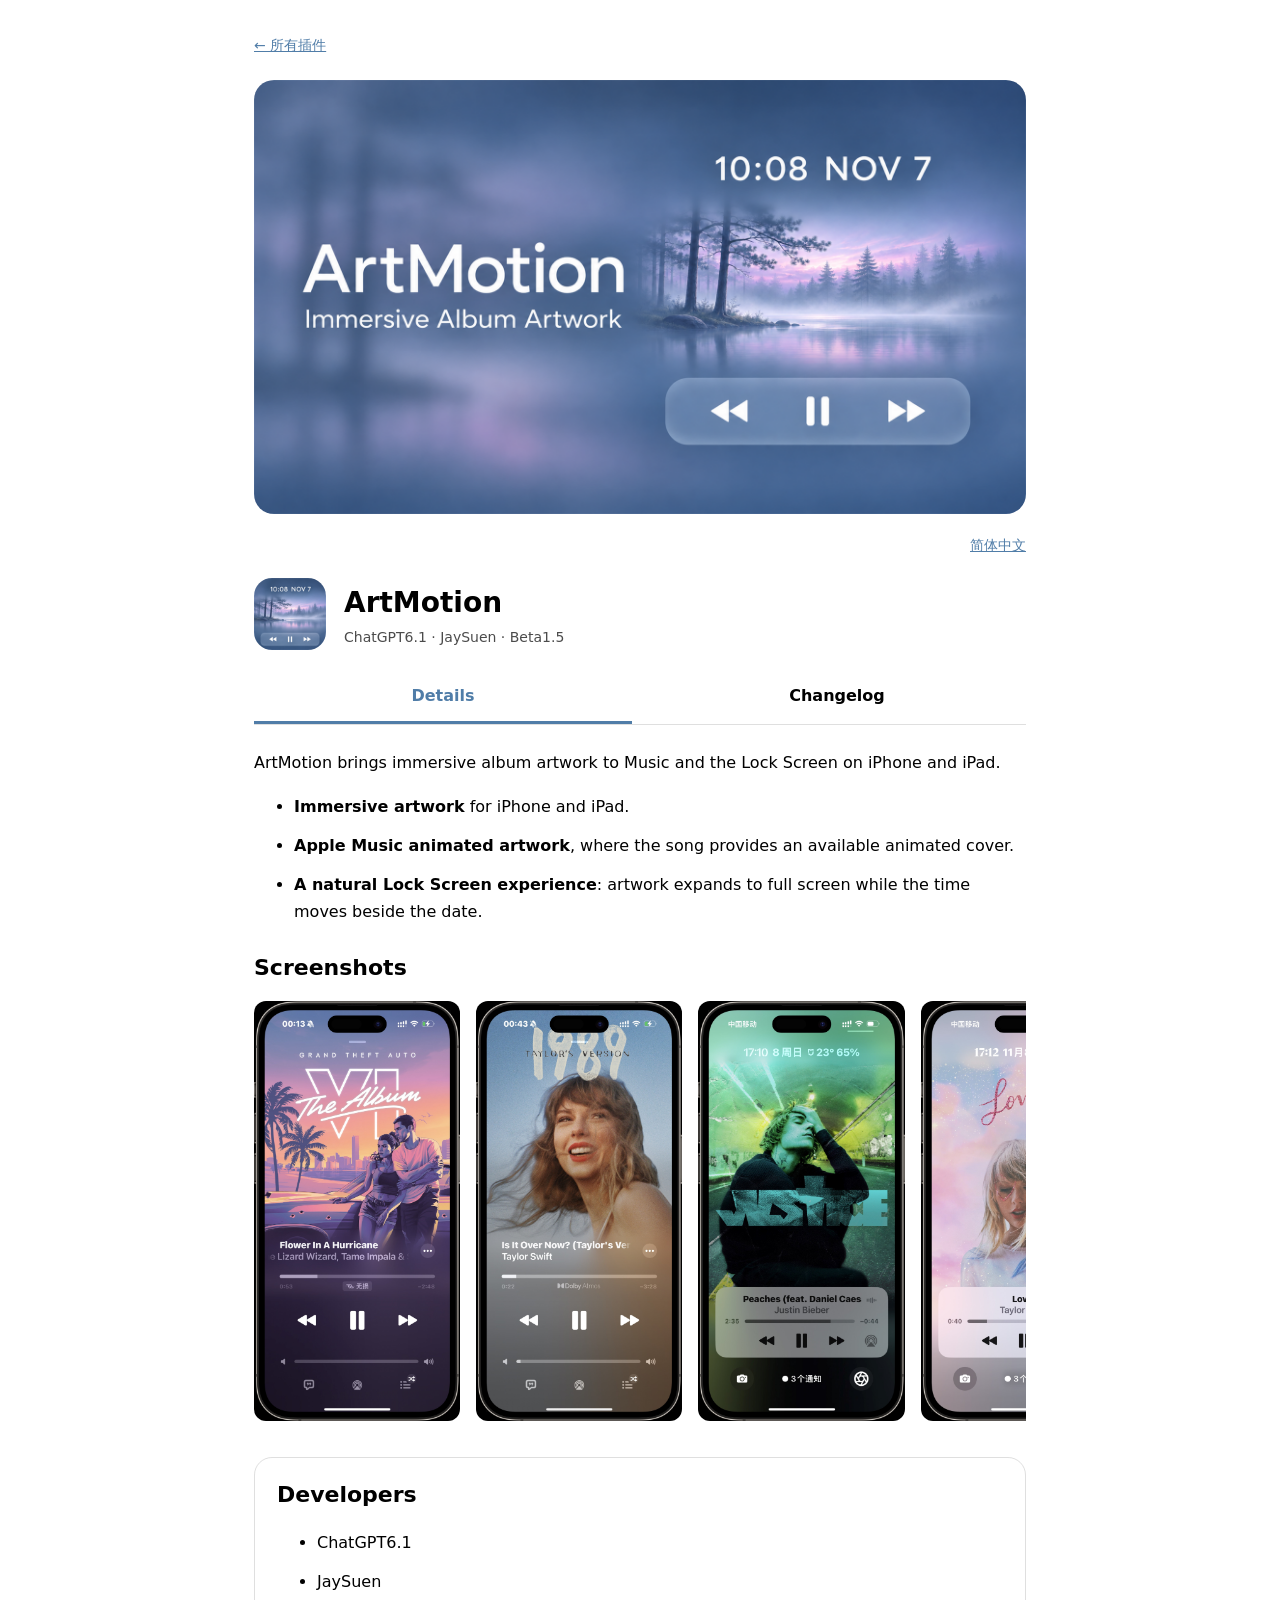
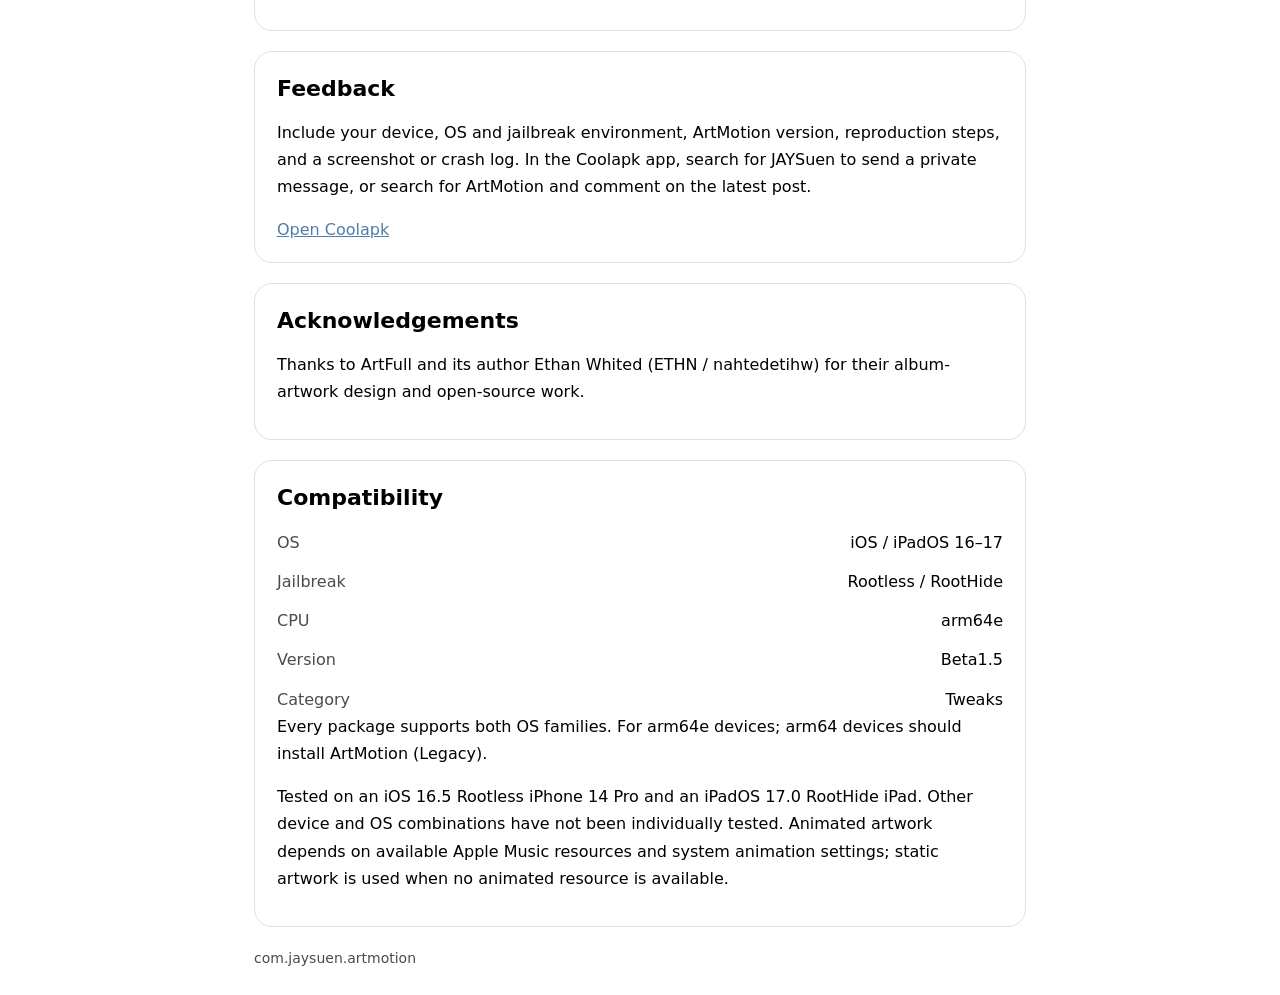
<file: ArtMotion/index.en.html>
<!doctype html><html lang="en" data-page="detail"><head><meta charset="utf-8"><meta name="viewport" content="width=device-width,initial-scale=1"><meta name="color-scheme" content="light dark"><meta name="description" content="ArtMotion brings immersive album artwork to Music and the Lock Screen on iPhone and iPad."><title>ArtMotion</title><style>*{box-sizing:border-box}body{margin:0;font:16px/1.7 -apple-system,BlinkMacSystemFont,system-ui,sans-serif;background:Canvas;color:CanvasText}main{max-width:820px;margin:auto;padding:24px}.banner{width:100%;aspect-ratio:16/9;object-fit:cover;border-radius:20px}.brand{display:flex;gap:18px;align-items:center;margin:20px 0}.icon{width:72px;height:72px;border-radius:18px}h1{margin:0;font-size:28px}h2{font-size:22px;margin:0 0 12px}p{margin:0 0 16px}article{border:1px solid #8884;border-radius:18px;padding:18px 22px;margin:20px 0}a{color:#507da8}li{margin-bottom:12px}.byline{opacity:.7;margin:0;font-size:14px;overflow-wrap:anywhere}footer{font-size:14px;opacity:.7;overflow-wrap:anywhere}.tabs{display:flex;gap:16px;border-bottom:1px solid #8884;margin:12px 0 24px}.tabs button{flex:1;border:0;background:transparent;color:inherit;font:inherit;font-weight:600;padding:12px 4px;border-bottom:3px solid transparent;cursor:pointer}.tabs button[aria-selected="true"]{color:#507da8;border-bottom-color:#507da8}[hidden]{display:none!important}.gallery{margin:24px 0}.screenshots{display:flex;gap:16px;overflow-x:auto;overscroll-behavior-x:contain;scroll-snap-type:x mandatory;padding:2px 2px 12px}.screenshot{flex:0 0 auto;scroll-snap-align:start;border-radius:12px;overflow:hidden;line-height:0}.screenshot img{display:block;width:auto;height:420px;max-height:65vh;object-fit:contain}dl{display:grid;grid-template-columns:auto minmax(0,1fr);gap:12px 20px;margin:0}dt{opacity:.7}dd{margin:0;text-align:right;overflow-wrap:anywhere}.language{text-align:right;font-size:14px;margin:12px 0}@media(max-width:480px){main{padding:16px}article{padding:16px}.brand{gap:12px}h1{font-size:24px}.icon{width:64px;height:64px}}</style><link rel="stylesheet" href="../site/event-theme.css"><script src="../site/event-theme.js"></script></head><body><main><a class="repo-back" href="../" style="display:inline-flex;align-items:center;gap:6px;min-height:44px;margin-bottom:12px;font-size:14px;color:#507da8">← 所有插件</a><img class="banner" src="assets/banner.png" alt="ArtMotion"><div class="language"><a href="index.html">简体中文</a></div><div class="brand"><img class="icon" src="assets/icon.png" width="72" height="72" alt="ArtMotion"><div><h1>ArtMotion</h1><p class="byline">ChatGPT6.1 · JaySuen · Beta1.5</p></div></div><nav class="tabs" role="tablist"><button id="introduction-tab" type="button" role="tab" aria-selected="true" aria-controls="introduction">Details</button><button id="changelog-tab" type="button" role="tab" aria-selected="false" aria-controls="changelog" tabindex="-1">Changelog</button></nav><section id="introduction" role="tabpanel" aria-labelledby="introduction-tab"><p>ArtMotion brings immersive album artwork to Music and the Lock Screen on iPhone and iPad.</p><ul><li><strong>Immersive artwork</strong> for iPhone and iPad.</li><li><strong>Apple Music animated artwork</strong>, where the song provides an available animated cover.</li><li><strong>A natural Lock Screen experience</strong>: artwork expands to full screen while the time moves beside the date.</li></ul><section class="gallery"><h2>Screenshots</h2><div class="screenshots" role="region" aria-label="Screenshots" tabindex="0"><a class="screenshot" href="assets/screenshots/1.jpg"><img src="assets/screenshots/1.jpg" alt="ArtMotion 1" width="1311" height="2670" loading="lazy" decoding="async"></a><a class="screenshot" href="assets/screenshots/2.jpg"><img src="assets/screenshots/2.jpg" alt="ArtMotion 2" width="1311" height="2670" loading="lazy" decoding="async"></a><a class="screenshot" href="assets/screenshots/3.jpg"><img src="assets/screenshots/3.jpg" alt="ArtMotion 3" width="1311" height="2670" loading="lazy" decoding="async"></a><a class="screenshot" href="assets/screenshots/4.jpg"><img src="assets/screenshots/4.jpg" alt="ArtMotion 4" width="1311" height="2670" loading="lazy" decoding="async"></a><a class="screenshot" href="assets/screenshots/5.jpg"><img src="assets/screenshots/5.jpg" alt="ArtMotion 5" width="2928" height="2244" loading="lazy" decoding="async"></a><a class="screenshot" href="assets/screenshots/6.jpg"><img src="assets/screenshots/6.jpg" alt="ArtMotion 6" width="2928" height="2244" loading="lazy" decoding="async"></a><a class="screenshot" href="assets/screenshots/7.jpg"><img src="assets/screenshots/7.jpg" alt="ArtMotion 7" width="2928" height="2244" loading="lazy" decoding="async"></a><a class="screenshot" href="assets/screenshots/8.jpg"><img src="assets/screenshots/8.jpg" alt="ArtMotion 8" width="2928" height="2244" loading="lazy" decoding="async"></a></div></section><article><h2>Developers</h2><ul><li>ChatGPT6.1</li><li>JaySuen</li></ul></article><article><h2>Feedback</h2><p>Include your device, OS and jailbreak environment, ArtMotion version, reproduction steps, and a screenshot or crash log. In the Coolapk app, search for JAYSuen to send a private message, or search for ArtMotion and comment on the latest post.</p><a href="https://www.coolapk.com/">Open Coolapk</a></article><article><h2>Acknowledgements</h2><p>Thanks to ArtFull and its author Ethan Whited (ETHN / nahtedetihw) for their album-artwork design and open-source work.</p></article><article><h2>Compatibility</h2><dl><dt>OS</dt><dd>iOS / iPadOS 16–17</dd><dt>Jailbreak</dt><dd>Rootless / RootHide</dd><dt>CPU</dt><dd>arm64e</dd><dt>Version</dt><dd>Beta1.5</dd><dt>Category</dt><dd>Tweaks</dd></dl><p>Every package supports both OS families. For arm64e devices; arm64 devices should install ArtMotion (Legacy).</p><p>Tested on an iOS 16.5 Rootless iPhone 14 Pro and an iPadOS 17.0 RootHide iPad. Other device and OS combinations have not been individually tested. Animated artwork depends on available Apple Music resources and system animation settings; static artwork is used when no animated resource is available.</p></article></section><section id="changelog" role="tabpanel" aria-labelledby="changelog-tab" hidden><article><h2>Beta1.5 · Bug fixes</h2><ul><li>Fixed the Now Playing card jumping when album artwork is expanded or collapsed.</li><li>Fixed an issue where ArtMotion had no effect for some users after installation.</li></ul></article><article><h2>Beta1.0</h2><p>First public beta release.</p><ul><li><strong>Immersive artwork</strong> for iPhone and iPad.</li><li><strong>Apple Music animated artwork</strong>, where the song provides an available animated cover.</li><li><strong>A natural Lock Screen experience</strong>: artwork expands to full screen while the time moves beside the date.</li></ul></article></section><footer>com.jaysuen.artmotion</footer></main><script>const tabs=[...document.querySelectorAll('[role="tab"]')];function selectTab(selected){tabs.forEach(tab=>{const active=tab===selected;tab.setAttribute('aria-selected',String(active));tab.tabIndex=active?0:-1;document.getElementById(tab.getAttribute('aria-controls')).hidden=!active})}tabs.forEach((tab,index)=>{tab.addEventListener('click',()=>selectTab(tab));tab.addEventListener('keydown',event=>{let target;if(event.key==='ArrowRight')target=(index+1)%tabs.length;else if(event.key==='ArrowLeft')target=(index+tabs.length-1)%tabs.length;else if(event.key==='Home')target=0;else if(event.key==='End')target=tabs.length-1;else return;event.preventDefault();selectTab(tabs[target]);tabs[target].focus()})});</script></body></html>
</file>
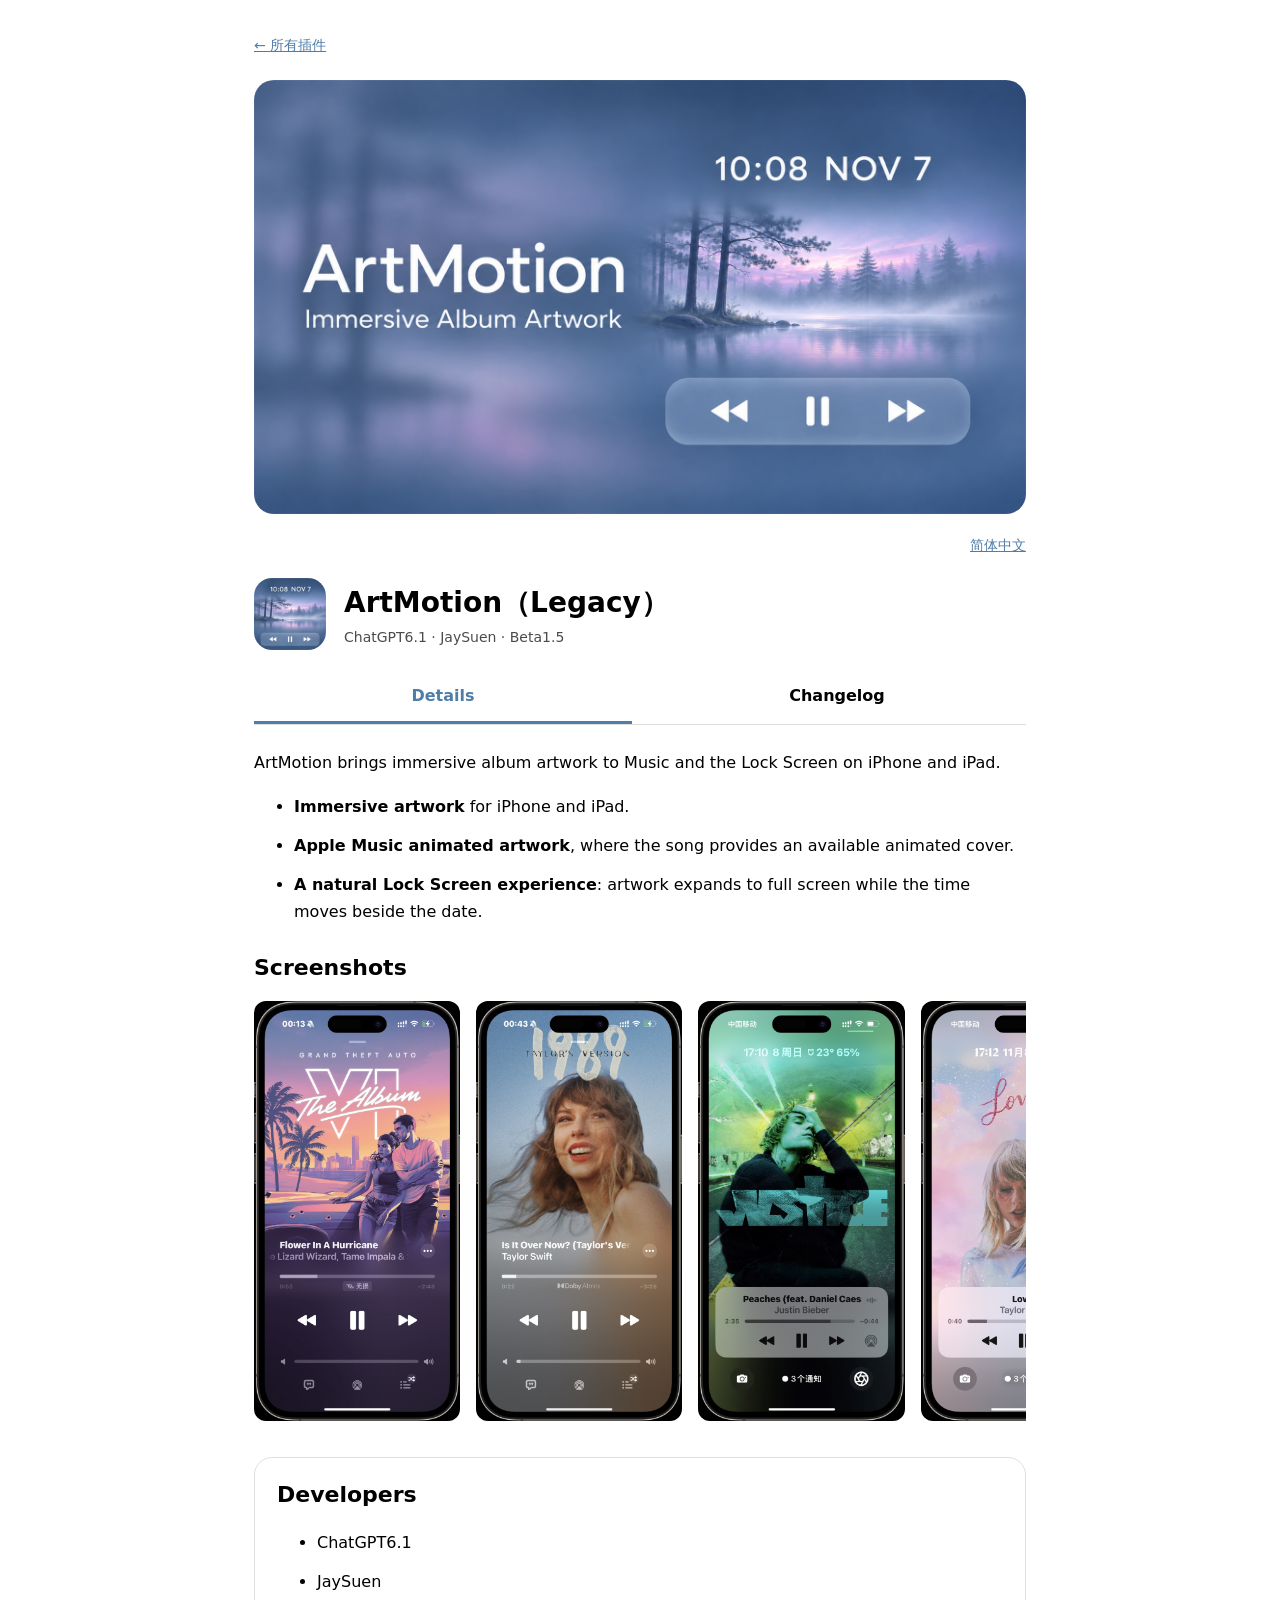
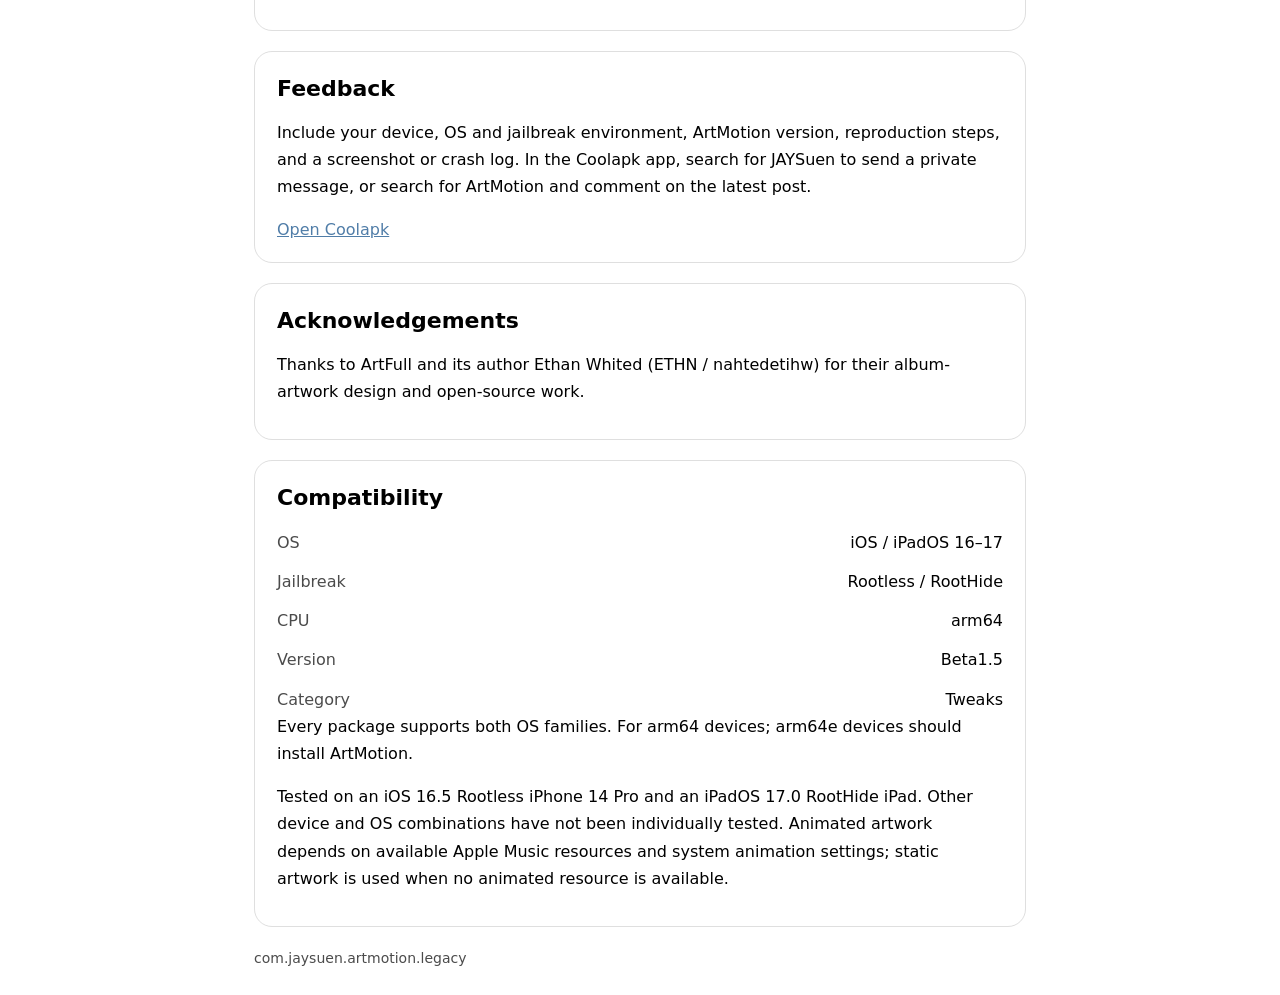
<file: ArtMotion/legacy.en.html>
<!doctype html><html lang="en" data-page="detail"><head><meta charset="utf-8"><meta name="viewport" content="width=device-width,initial-scale=1"><meta name="color-scheme" content="light dark"><meta name="description" content="ArtMotion brings immersive album artwork to Music and the Lock Screen on iPhone and iPad."><title>ArtMotion（Legacy）</title><style>*{box-sizing:border-box}body{margin:0;font:16px/1.7 -apple-system,BlinkMacSystemFont,system-ui,sans-serif;background:Canvas;color:CanvasText}main{max-width:820px;margin:auto;padding:24px}.banner{width:100%;aspect-ratio:16/9;object-fit:cover;border-radius:20px}.brand{display:flex;gap:18px;align-items:center;margin:20px 0}.icon{width:72px;height:72px;border-radius:18px}h1{margin:0;font-size:28px}h2{font-size:22px;margin:0 0 12px}p{margin:0 0 16px}article{border:1px solid #8884;border-radius:18px;padding:18px 22px;margin:20px 0}a{color:#507da8}li{margin-bottom:12px}.byline{opacity:.7;margin:0;font-size:14px;overflow-wrap:anywhere}footer{font-size:14px;opacity:.7;overflow-wrap:anywhere}.tabs{display:flex;gap:16px;border-bottom:1px solid #8884;margin:12px 0 24px}.tabs button{flex:1;border:0;background:transparent;color:inherit;font:inherit;font-weight:600;padding:12px 4px;border-bottom:3px solid transparent;cursor:pointer}.tabs button[aria-selected="true"]{color:#507da8;border-bottom-color:#507da8}[hidden]{display:none!important}.gallery{margin:24px 0}.screenshots{display:flex;gap:16px;overflow-x:auto;overscroll-behavior-x:contain;scroll-snap-type:x mandatory;padding:2px 2px 12px}.screenshot{flex:0 0 auto;scroll-snap-align:start;border-radius:12px;overflow:hidden;line-height:0}.screenshot img{display:block;width:auto;height:420px;max-height:65vh;object-fit:contain}dl{display:grid;grid-template-columns:auto minmax(0,1fr);gap:12px 20px;margin:0}dt{opacity:.7}dd{margin:0;text-align:right;overflow-wrap:anywhere}.language{text-align:right;font-size:14px;margin:12px 0}@media(max-width:480px){main{padding:16px}article{padding:16px}.brand{gap:12px}h1{font-size:24px}.icon{width:64px;height:64px}}</style><link rel="stylesheet" href="../site/event-theme.css"><script src="../site/event-theme.js"></script></head><body><main><a class="repo-back" href="../" style="display:inline-flex;align-items:center;gap:6px;min-height:44px;margin-bottom:12px;font-size:14px;color:#507da8">← 所有插件</a><img class="banner" src="assets/banner.png" alt="ArtMotion"><div class="language"><a href="legacy.html">简体中文</a></div><div class="brand"><img class="icon" src="assets/icon.png" width="72" height="72" alt="ArtMotion"><div><h1>ArtMotion（Legacy）</h1><p class="byline">ChatGPT6.1 · JaySuen · Beta1.5</p></div></div><nav class="tabs" role="tablist"><button id="introduction-tab" type="button" role="tab" aria-selected="true" aria-controls="introduction">Details</button><button id="changelog-tab" type="button" role="tab" aria-selected="false" aria-controls="changelog" tabindex="-1">Changelog</button></nav><section id="introduction" role="tabpanel" aria-labelledby="introduction-tab"><p>ArtMotion brings immersive album artwork to Music and the Lock Screen on iPhone and iPad.</p><ul><li><strong>Immersive artwork</strong> for iPhone and iPad.</li><li><strong>Apple Music animated artwork</strong>, where the song provides an available animated cover.</li><li><strong>A natural Lock Screen experience</strong>: artwork expands to full screen while the time moves beside the date.</li></ul><section class="gallery"><h2>Screenshots</h2><div class="screenshots" role="region" aria-label="Screenshots" tabindex="0"><a class="screenshot" href="assets/screenshots/1.jpg"><img src="assets/screenshots/1.jpg" alt="ArtMotion 1" width="1311" height="2670" loading="lazy" decoding="async"></a><a class="screenshot" href="assets/screenshots/2.jpg"><img src="assets/screenshots/2.jpg" alt="ArtMotion 2" width="1311" height="2670" loading="lazy" decoding="async"></a><a class="screenshot" href="assets/screenshots/3.jpg"><img src="assets/screenshots/3.jpg" alt="ArtMotion 3" width="1311" height="2670" loading="lazy" decoding="async"></a><a class="screenshot" href="assets/screenshots/4.jpg"><img src="assets/screenshots/4.jpg" alt="ArtMotion 4" width="1311" height="2670" loading="lazy" decoding="async"></a><a class="screenshot" href="assets/screenshots/5.jpg"><img src="assets/screenshots/5.jpg" alt="ArtMotion 5" width="2928" height="2244" loading="lazy" decoding="async"></a><a class="screenshot" href="assets/screenshots/6.jpg"><img src="assets/screenshots/6.jpg" alt="ArtMotion 6" width="2928" height="2244" loading="lazy" decoding="async"></a><a class="screenshot" href="assets/screenshots/7.jpg"><img src="assets/screenshots/7.jpg" alt="ArtMotion 7" width="2928" height="2244" loading="lazy" decoding="async"></a><a class="screenshot" href="assets/screenshots/8.jpg"><img src="assets/screenshots/8.jpg" alt="ArtMotion 8" width="2928" height="2244" loading="lazy" decoding="async"></a></div></section><article><h2>Developers</h2><ul><li>ChatGPT6.1</li><li>JaySuen</li></ul></article><article><h2>Feedback</h2><p>Include your device, OS and jailbreak environment, ArtMotion version, reproduction steps, and a screenshot or crash log. In the Coolapk app, search for JAYSuen to send a private message, or search for ArtMotion and comment on the latest post.</p><a href="https://www.coolapk.com/">Open Coolapk</a></article><article><h2>Acknowledgements</h2><p>Thanks to ArtFull and its author Ethan Whited (ETHN / nahtedetihw) for their album-artwork design and open-source work.</p></article><article><h2>Compatibility</h2><dl><dt>OS</dt><dd>iOS / iPadOS 16–17</dd><dt>Jailbreak</dt><dd>Rootless / RootHide</dd><dt>CPU</dt><dd>arm64</dd><dt>Version</dt><dd>Beta1.5</dd><dt>Category</dt><dd>Tweaks</dd></dl><p>Every package supports both OS families. For arm64 devices; arm64e devices should install ArtMotion.</p><p>Tested on an iOS 16.5 Rootless iPhone 14 Pro and an iPadOS 17.0 RootHide iPad. Other device and OS combinations have not been individually tested. Animated artwork depends on available Apple Music resources and system animation settings; static artwork is used when no animated resource is available.</p></article></section><section id="changelog" role="tabpanel" aria-labelledby="changelog-tab" hidden><article><h2>Beta1.5 · Bug fixes</h2><ul><li>Fixed the Now Playing card jumping when album artwork is expanded or collapsed.</li><li>Fixed an issue where ArtMotion had no effect for some users after installation.</li></ul></article><article><h2>Beta1.0</h2><p>First public beta release.</p><ul><li><strong>Immersive artwork</strong> for iPhone and iPad.</li><li><strong>Apple Music animated artwork</strong>, where the song provides an available animated cover.</li><li><strong>A natural Lock Screen experience</strong>: artwork expands to full screen while the time moves beside the date.</li></ul></article></section><footer>com.jaysuen.artmotion.legacy</footer></main><script>const tabs=[...document.querySelectorAll('[role="tab"]')];function selectTab(selected){tabs.forEach(tab=>{const active=tab===selected;tab.setAttribute('aria-selected',String(active));tab.tabIndex=active?0:-1;document.getElementById(tab.getAttribute('aria-controls')).hidden=!active})}tabs.forEach((tab,index)=>{tab.addEventListener('click',()=>selectTab(tab));tab.addEventListener('keydown',event=>{let target;if(event.key==='ArrowRight')target=(index+1)%tabs.length;else if(event.key==='ArrowLeft')target=(index+tabs.length-1)%tabs.length;else if(event.key==='Home')target=0;else if(event.key==='End')target=tabs.length-1;else return;event.preventDefault();selectTab(tabs[target]);tabs[target].focus()})});</script></body></html>
</file>
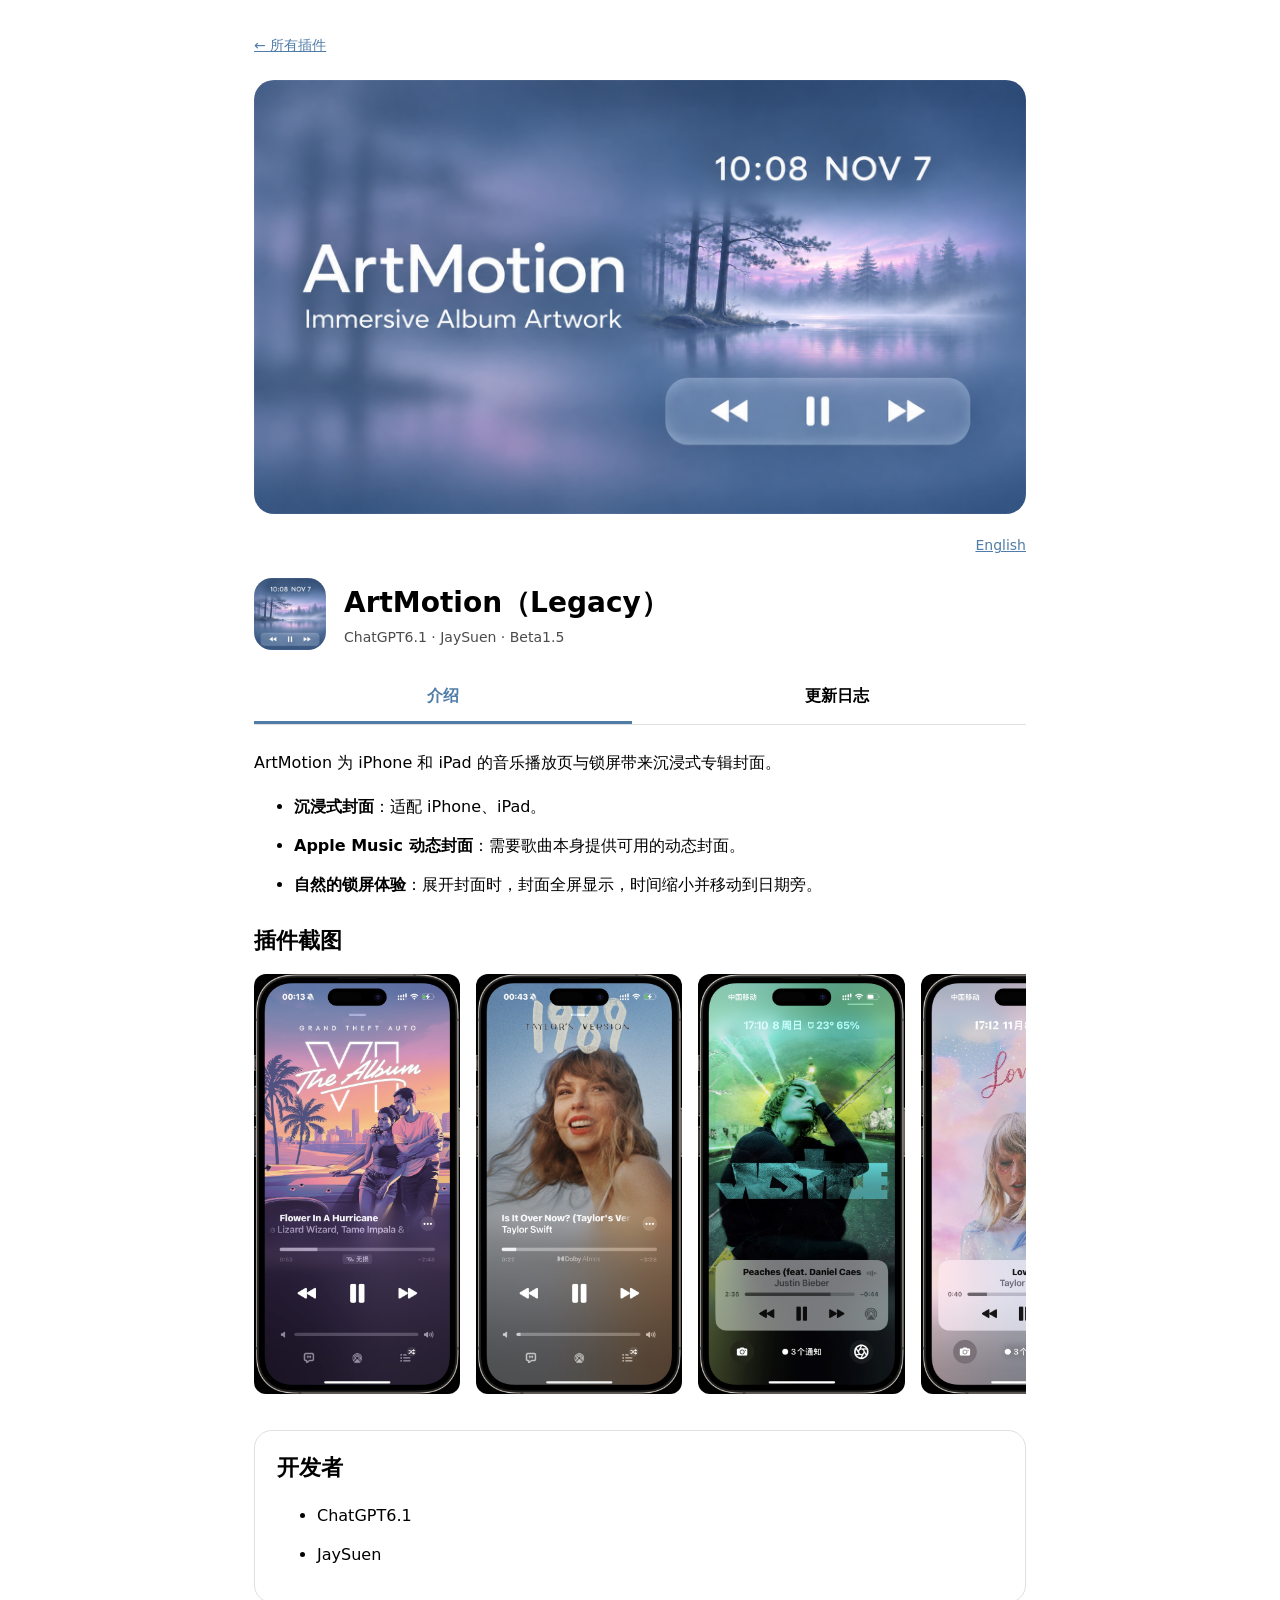
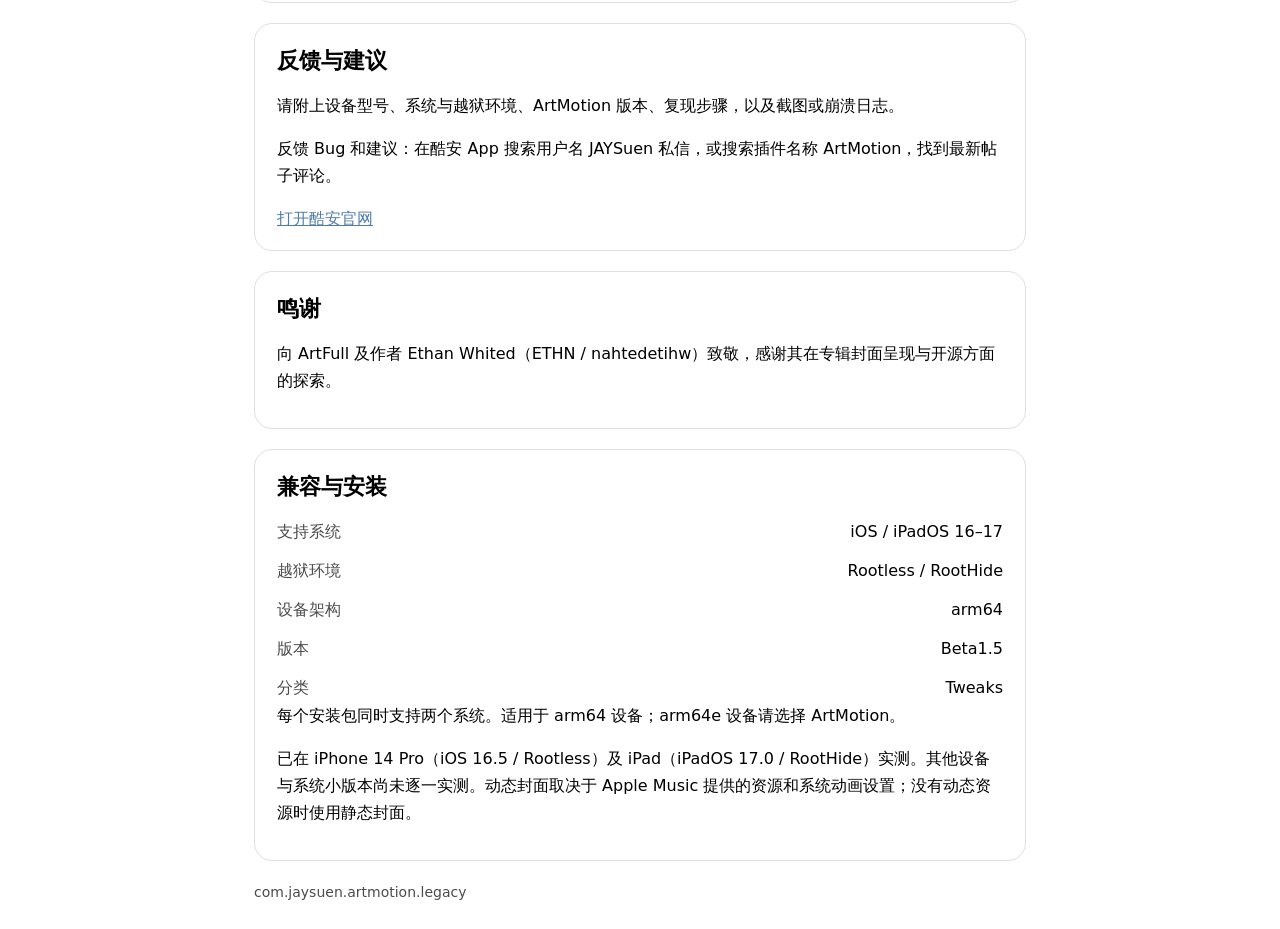
<file: ArtMotion/legacy.html>
<!doctype html><html lang="zh-CN" data-page="detail"><head><meta charset="utf-8"><meta name="viewport" content="width=device-width,initial-scale=1"><meta name="color-scheme" content="light dark"><meta name="description" content="ArtMotion 为 iPhone 和 iPad 的音乐播放页与锁屏带来沉浸式专辑封面。"><title>ArtMotion（Legacy）</title><style>*{box-sizing:border-box}body{margin:0;font:16px/1.7 -apple-system,BlinkMacSystemFont,system-ui,sans-serif;background:Canvas;color:CanvasText}main{max-width:820px;margin:auto;padding:24px}.banner{width:100%;aspect-ratio:16/9;object-fit:cover;border-radius:20px}.brand{display:flex;gap:18px;align-items:center;margin:20px 0}.icon{width:72px;height:72px;border-radius:18px}h1{margin:0;font-size:28px}h2{font-size:22px;margin:0 0 12px}p{margin:0 0 16px}article{border:1px solid #8884;border-radius:18px;padding:18px 22px;margin:20px 0}a{color:#507da8}li{margin-bottom:12px}.byline{opacity:.7;margin:0;font-size:14px;overflow-wrap:anywhere}footer{font-size:14px;opacity:.7;overflow-wrap:anywhere}.tabs{display:flex;gap:16px;border-bottom:1px solid #8884;margin:12px 0 24px}.tabs button{flex:1;border:0;background:transparent;color:inherit;font:inherit;font-weight:600;padding:12px 4px;border-bottom:3px solid transparent;cursor:pointer}.tabs button[aria-selected="true"]{color:#507da8;border-bottom-color:#507da8}[hidden]{display:none!important}.gallery{margin:24px 0}.screenshots{display:flex;gap:16px;overflow-x:auto;overscroll-behavior-x:contain;scroll-snap-type:x mandatory;padding:2px 2px 12px}.screenshot{flex:0 0 auto;scroll-snap-align:start;border-radius:12px;overflow:hidden;line-height:0}.screenshot img{display:block;width:auto;height:420px;max-height:65vh;object-fit:contain}dl{display:grid;grid-template-columns:auto minmax(0,1fr);gap:12px 20px;margin:0}dt{opacity:.7}dd{margin:0;text-align:right;overflow-wrap:anywhere}.language{text-align:right;font-size:14px;margin:12px 0}@media(max-width:480px){main{padding:16px}article{padding:16px}.brand{gap:12px}h1{font-size:24px}.icon{width:64px;height:64px}}</style><link rel="stylesheet" href="../site/event-theme.css"><script src="../site/event-theme.js"></script></head><body><main><a class="repo-back" href="../" style="display:inline-flex;align-items:center;gap:6px;min-height:44px;margin-bottom:12px;font-size:14px;color:#507da8">← 所有插件</a><img class="banner" src="assets/banner.png" alt="ArtMotion"><div class="language"><a href="legacy.en.html">English</a></div><div class="brand"><img class="icon" src="assets/icon.png" width="72" height="72" alt="ArtMotion"><div><h1>ArtMotion（Legacy）</h1><p class="byline">ChatGPT6.1 · JaySuen · Beta1.5</p></div></div><nav class="tabs" role="tablist"><button id="introduction-tab" type="button" role="tab" aria-selected="true" aria-controls="introduction">介绍</button><button id="changelog-tab" type="button" role="tab" aria-selected="false" aria-controls="changelog" tabindex="-1">更新日志</button></nav><section id="introduction" role="tabpanel" aria-labelledby="introduction-tab"><p>ArtMotion 为 iPhone 和 iPad 的音乐播放页与锁屏带来沉浸式专辑封面。</p><ul><li><strong>沉浸式封面</strong>：适配 iPhone、iPad。</li><li><strong>Apple Music 动态封面</strong>：需要歌曲本身提供可用的动态封面。</li><li><strong>自然的锁屏体验</strong>：展开封面时，封面全屏显示，时间缩小并移动到日期旁。</li></ul><section class="gallery"><h2>插件截图</h2><div class="screenshots" role="region" aria-label="插件截图" tabindex="0"><a class="screenshot" href="assets/screenshots/1.jpg"><img src="assets/screenshots/1.jpg" alt="ArtMotion 1" width="1311" height="2670" loading="lazy" decoding="async"></a><a class="screenshot" href="assets/screenshots/2.jpg"><img src="assets/screenshots/2.jpg" alt="ArtMotion 2" width="1311" height="2670" loading="lazy" decoding="async"></a><a class="screenshot" href="assets/screenshots/3.jpg"><img src="assets/screenshots/3.jpg" alt="ArtMotion 3" width="1311" height="2670" loading="lazy" decoding="async"></a><a class="screenshot" href="assets/screenshots/4.jpg"><img src="assets/screenshots/4.jpg" alt="ArtMotion 4" width="1311" height="2670" loading="lazy" decoding="async"></a><a class="screenshot" href="assets/screenshots/5.jpg"><img src="assets/screenshots/5.jpg" alt="ArtMotion 5" width="2928" height="2244" loading="lazy" decoding="async"></a><a class="screenshot" href="assets/screenshots/6.jpg"><img src="assets/screenshots/6.jpg" alt="ArtMotion 6" width="2928" height="2244" loading="lazy" decoding="async"></a><a class="screenshot" href="assets/screenshots/7.jpg"><img src="assets/screenshots/7.jpg" alt="ArtMotion 7" width="2928" height="2244" loading="lazy" decoding="async"></a><a class="screenshot" href="assets/screenshots/8.jpg"><img src="assets/screenshots/8.jpg" alt="ArtMotion 8" width="2928" height="2244" loading="lazy" decoding="async"></a></div></section><article><h2>开发者</h2><ul><li>ChatGPT6.1</li><li>JaySuen</li></ul></article><article><h2>反馈与建议</h2><p>请附上设备型号、系统与越狱环境、ArtMotion 版本、复现步骤，以及截图或崩溃日志。</p><p>反馈 Bug 和建议：在酷安 App 搜索用户名 JAYSuen 私信，或搜索插件名称 ArtMotion，找到最新帖子评论。</p><a href="https://www.coolapk.com/">打开酷安官网</a></article><article><h2>鸣谢</h2><p>向 ArtFull 及作者 Ethan Whited（ETHN / nahtedetihw）致敬，感谢其在专辑封面呈现与开源方面的探索。</p></article><article><h2>兼容与安装</h2><dl><dt>支持系统</dt><dd>iOS / iPadOS 16–17</dd><dt>越狱环境</dt><dd>Rootless / RootHide</dd><dt>设备架构</dt><dd>arm64</dd><dt>版本</dt><dd>Beta1.5</dd><dt>分类</dt><dd>Tweaks</dd></dl><p>每个安装包同时支持两个系统。适用于 arm64 设备；arm64e 设备请选择 ArtMotion。</p><p>已在 iPhone 14 Pro（iOS 16.5 / Rootless）及 iPad（iPadOS 17.0 / RootHide）实测。其他设备与系统小版本尚未逐一实测。动态封面取决于 Apple Music 提供的资源和系统动画设置；没有动态资源时使用静态封面。</p></article></section><section id="changelog" role="tabpanel" aria-labelledby="changelog-tab" hidden><article><h2>Beta1.5 修复性更新</h2><ul><li>修复“播放控制”卡片放大或收起专辑封面时跳动</li><li>修复部分用户安装后不生效的bug</li></ul></article><article><h2>Beta1.0</h2><p>首个公开测试版本。</p><ul><li><strong>沉浸式封面</strong>：适配 iPhone、iPad。</li><li><strong>Apple Music 动态封面</strong>：需要歌曲本身提供可用的动态封面。</li><li><strong>自然的锁屏体验</strong>：展开封面时，封面全屏显示，时间缩小并移动到日期旁。</li></ul></article></section><footer>com.jaysuen.artmotion.legacy</footer></main><script>const tabs=[...document.querySelectorAll('[role="tab"]')];function selectTab(selected){tabs.forEach(tab=>{const active=tab===selected;tab.setAttribute('aria-selected',String(active));tab.tabIndex=active?0:-1;document.getElementById(tab.getAttribute('aria-controls')).hidden=!active})}tabs.forEach((tab,index)=>{tab.addEventListener('click',()=>selectTab(tab));tab.addEventListener('keydown',event=>{let target;if(event.key==='ArrowRight')target=(index+1)%tabs.length;else if(event.key==='ArrowLeft')target=(index+tabs.length-1)%tabs.length;else if(event.key==='Home')target=0;else if(event.key==='End')target=tabs.length-1;else return;event.preventDefault();selectTab(tabs[target]);tabs[target].focus()})});</script></body></html>
</file>
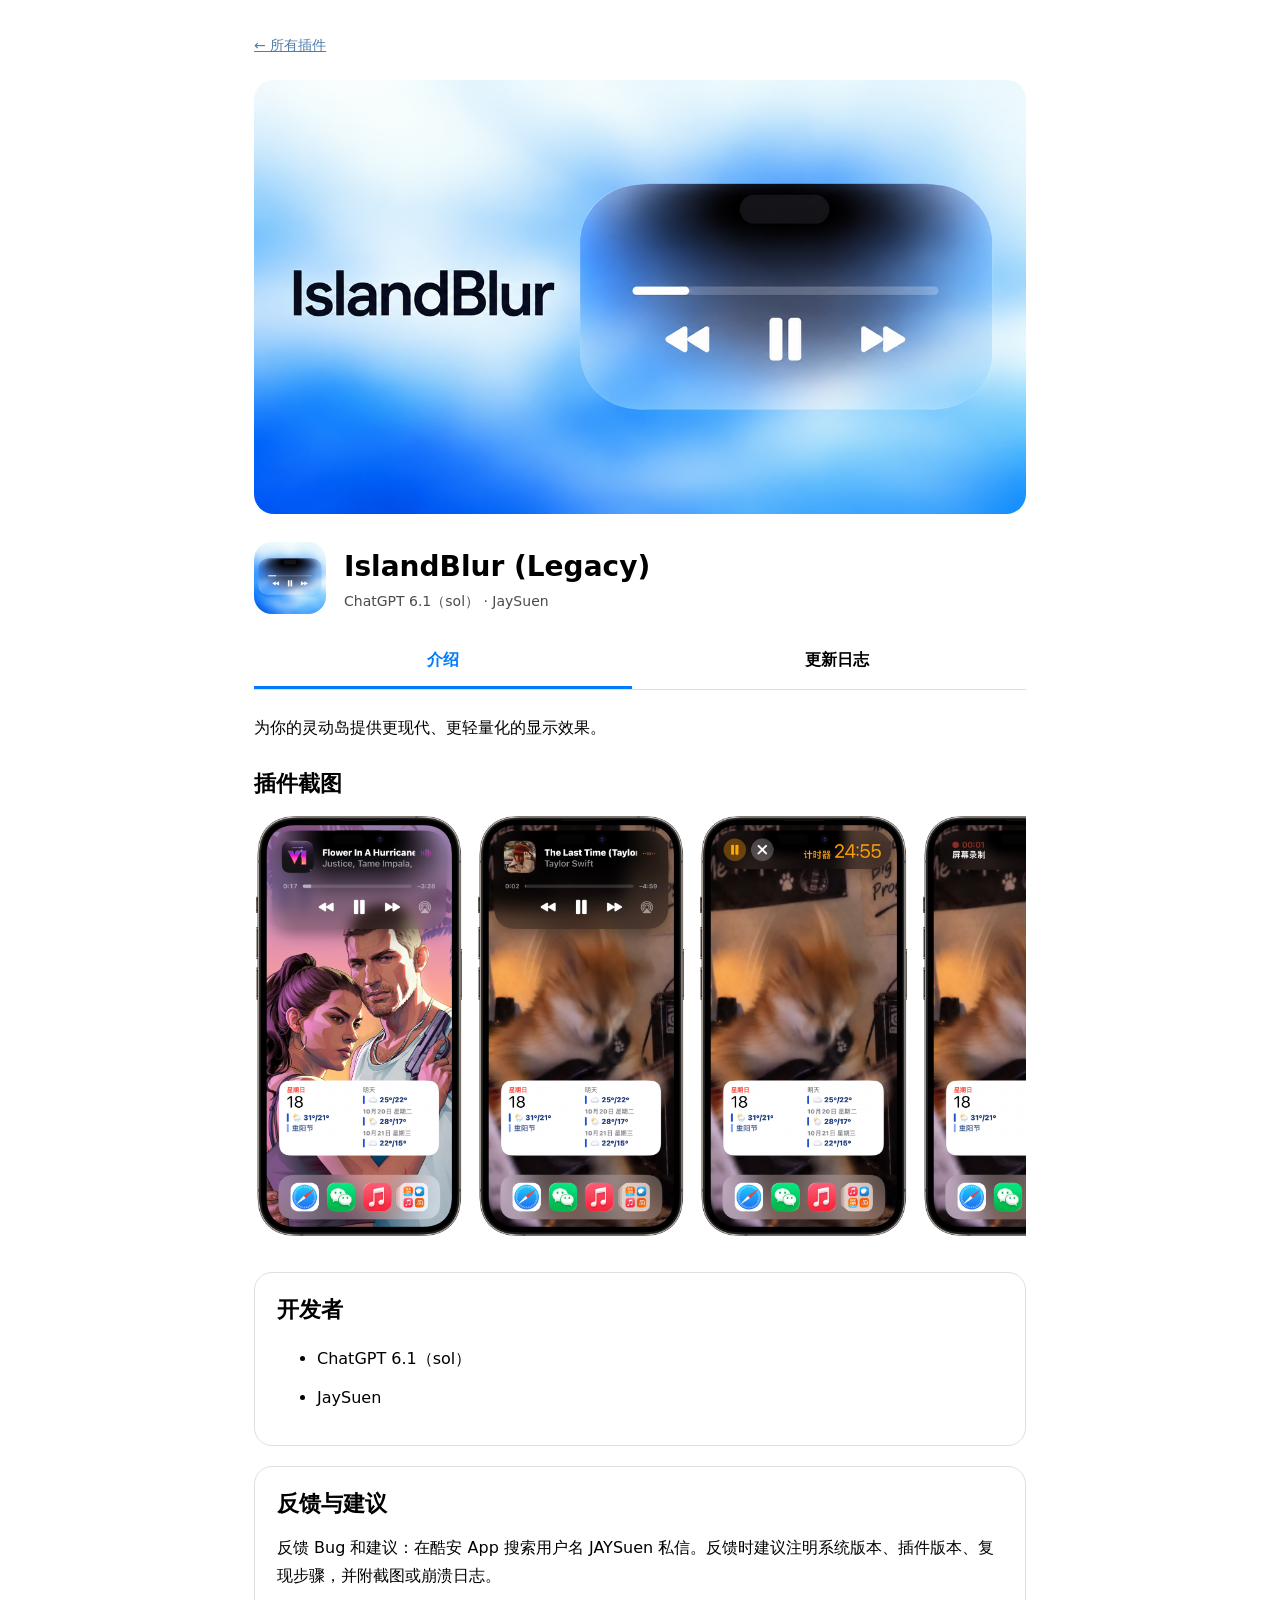
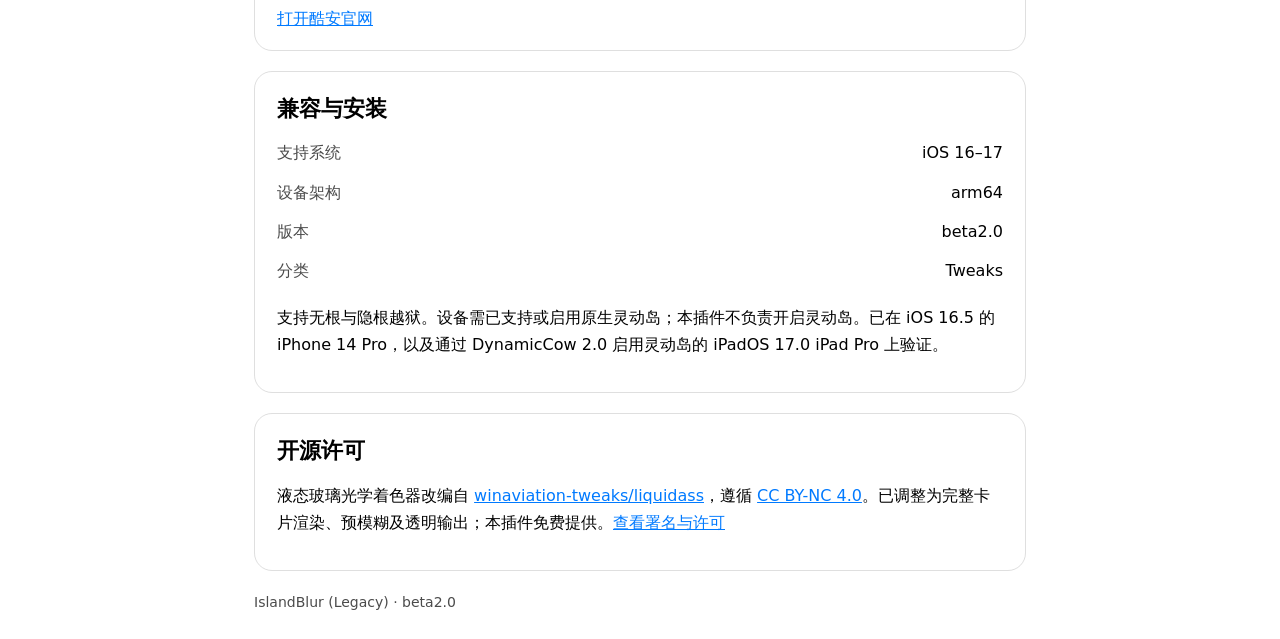
<file: IslandBlur/legacy.html>
<!doctype html>
<html lang="zh-CN" data-page="detail"><head><meta charset="utf-8">
<meta name="viewport" content="width=device-width,initial-scale=1"><meta name="color-scheme" content="light dark">
<meta name="description" content="为你的灵动岛提供更现代、更轻量化的显示效果。"><title>IslandBlur (Legacy)</title>
<style>
*{box-sizing:border-box}body{margin:0;font:16px/1.7 -apple-system,BlinkMacSystemFont,system-ui,sans-serif;background:Canvas;color:CanvasText}
main{max-width:820px;margin:auto;padding:24px}.banner{width:100%;aspect-ratio:16/9;object-fit:cover;border-radius:20px}
.brand{display:flex;gap:18px;align-items:center;margin:20px 0}.icon{width:72px;height:72px;border-radius:18px}
h1{margin:0;font-size:28px}h2{font-size:22px;margin:0 0 12px}p{margin:0 0 16px}
article{border:1px solid #8884;border-radius:18px;padding:18px 22px;margin:20px 0}a{color:#007aff}
li{margin-bottom:12px}.byline{opacity:.7;margin:0;font-size:14px;overflow-wrap:anywhere}footer{font-size:14px;opacity:.7;overflow-wrap:anywhere}
.tabs{display:flex;gap:16px;border-bottom:1px solid #8884;margin:12px 0 24px}
.tabs button{flex:1;border:0;background:transparent;color:inherit;font:inherit;font-weight:600;padding:12px 4px;border-bottom:3px solid transparent;cursor:pointer}
.tabs button[aria-selected="true"]{color:#007aff;border-bottom-color:#007aff}[hidden]{display:none!important}
.gallery{margin:24px 0}.screenshots{display:flex;gap:16px;overflow-x:auto;overscroll-behavior-x:contain;scroll-snap-type:x mandatory;scroll-padding:2px;padding:2px 2px 12px}
.screenshot{flex:0 0 auto;scroll-snap-align:start;border-radius:12px;overflow:hidden;line-height:0}
.screenshot img{display:block;width:auto;height:420px;max-height:65vh;object-fit:contain}
dl{display:grid;grid-template-columns:auto minmax(0,1fr);gap:12px 20px;margin:0 0 20px}dt{opacity:.7}dd{margin:0;text-align:right;overflow-wrap:anywhere}
@media(max-width:480px){main{padding:16px}article{padding:16px}.brand{gap:12px}h1{font-size:24px}.icon{width:64px;height:64px}}
</style><link rel="stylesheet" href="../site/event-theme.css"><script src="../site/event-theme.js"></script></head><body>
<main><a class="repo-back" href="../" style="display:inline-flex;align-items:center;gap:6px;min-height:44px;margin-bottom:12px;font-size:14px;color:#507da8">← 所有插件</a><img class="banner" src="assets/banner.png" alt="IslandBlur 灵动岛展开视图样式">
<div class="brand"><img class="icon" src="assets/icon.png" alt="IslandBlur 图标"><div><h1>IslandBlur (Legacy)</h1><p class="byline">ChatGPT 6.1（sol） · JaySuen</p></div></div>
<nav class="tabs" role="tablist" aria-label="软件包详情">
<button id="introduction-tab" type="button" role="tab" aria-selected="true" aria-controls="introduction">介绍</button>
<button id="changelog-tab" type="button" role="tab" aria-selected="false" aria-controls="changelog" tabindex="-1">更新日志</button>
</nav>
<section id="introduction" role="tabpanel" aria-labelledby="introduction-tab">
<p class="summary">为你的灵动岛提供更现代、更轻量化的显示效果。</p><section class="gallery" aria-labelledby="screenshots-title"><h2 id="screenshots-title">插件截图</h2><div class="screenshots" role="region" aria-label="插件截图，可左右滑动查看" tabindex="0"><a class="screenshot" href="assets/screenshots/1.png"><img src="assets/screenshots/1.png" alt="IslandBlur 插件截图 1" width="1311" height="2670" loading="lazy" decoding="async"></a><a class="screenshot" href="assets/screenshots/2.png"><img src="assets/screenshots/2.png" alt="IslandBlur 插件截图 2" width="1311" height="2670" loading="lazy" decoding="async"></a><a class="screenshot" href="assets/screenshots/3.png"><img src="assets/screenshots/3.png" alt="IslandBlur 插件截图 3" width="1311" height="2670" loading="lazy" decoding="async"></a><a class="screenshot" href="assets/screenshots/4.png"><img src="assets/screenshots/4.png" alt="IslandBlur 插件截图 4" width="1311" height="2670" loading="lazy" decoding="async"></a><a class="screenshot" href="assets/screenshots/5.png"><img src="assets/screenshots/5.png" alt="IslandBlur 插件截图 5" width="1311" height="2670" loading="lazy" decoding="async"></a><a class="screenshot" href="assets/screenshots/6.png"><img src="assets/screenshots/6.png" alt="IslandBlur 插件截图 6" width="1311" height="2670" loading="lazy" decoding="async"></a></div></section>
<article><h2>开发者</h2><ul><li>ChatGPT 6.1（sol）</li><li>JaySuen</li></ul></article>
<article><h2>反馈与建议</h2><p>反馈 Bug 和建议：在酷安 App 搜索用户名 JAYSuen 私信。反馈时建议注明系统版本、插件版本、复现步骤，并附截图或崩溃日志。</p><a href="https://www.coolapk.com/">打开酷安官网</a></article>

<article><h2>兼容与安装</h2><dl><dt>支持系统</dt><dd>iOS 16–17</dd><dt>设备架构</dt><dd>arm64</dd><dt>版本</dt><dd>beta2.0</dd><dt>分类</dt><dd>Tweaks</dd></dl><p>支持无根与隐根越狱。设备需已支持或启用原生灵动岛；本插件不负责开启灵动岛。已在 iOS 16.5 的 iPhone 14 Pro，以及通过 DynamicCow 2.0 启用灵动岛的 iPadOS 17.0 iPad Pro 上验证。</p></article>
<article><h2>开源许可</h2><p>液态玻璃光学着色器改编自 <a href="https://github.com/winaviation-tweaks/liquidass/tree/9b7c5eb813dabf7ea3afb940767930e128fca775">winaviation-tweaks/liquidass</a>，遵循 <a href="https://creativecommons.org/licenses/by-nc/4.0/">CC BY-NC 4.0</a>。已调整为完整卡片渲染、预模糊及透明输出；本插件免费提供。<a href="licenses.txt">查看署名与许可</a></p></article>
</section>
<section id="changelog" role="tabpanel" aria-labelledby="changelog-tab" hidden><article><h2>beta2.0更新</h2><ol><li>新增液态玻璃效果显示，自定义液态玻璃显示效果</li><li>修复将灵动岛展开视图和设备挖孔顶边对齐</li><li>新增垂直渐变显示</li></ol></article><article><h2>beta1.0更新</h2><ol><li>新增灵动岛实时活动展开视图黑色透明过渡渐变</li><li>新增将黑色底板完全移除变成高斯模糊底板</li></ol></article></section>
<footer>IslandBlur (Legacy) · beta2.0</footer></main>
<script>
const tabs = [...document.querySelectorAll('[role="tab"]')];
function selectTab(selected) {
  tabs.forEach(tab => {
    const active = tab === selected;
    tab.setAttribute('aria-selected', String(active));
    tab.tabIndex = active ? 0 : -1;
    document.getElementById(tab.getAttribute('aria-controls')).hidden = !active;
  });
}
tabs.forEach((tab, index) => {
  tab.addEventListener('click', () => selectTab(tab));
  tab.addEventListener('keydown', event => {
    let target;
    if (event.key === 'ArrowRight') target = (index + 1) % tabs.length;
    else if (event.key === 'ArrowLeft') target = (index + tabs.length - 1) % tabs.length;
    else if (event.key === 'Home') target = 0;
    else if (event.key === 'End') target = tabs.length - 1;
    else return;
    event.preventDefault(); selectTab(tabs[target]); tabs[target].focus();
  });
});
</script></body></html>
</file>
<file: site/site.css>
@charset "UTF-8";
:root{color-scheme:light dark;--page:#f6f7f9;--surface:#fff;--ink:#17191e;--secondary:#6d727d;--line:#e9ebef;--blue:#0674e9;--tint:#eef5ff;--glass:rgba(255,255,255,.9);--focus:#007aff;--shadow:0 3px 20px #1a2c4610}
*{box-sizing:border-box}html{scroll-padding-bottom:150px}body{margin:0;background:var(--page);color:var(--ink);font:15px/1.55 -apple-system,BlinkMacSystemFont,"Segoe UI",sans-serif;-webkit-font-smoothing:antialiased}a{color:inherit;text-decoration:none}button,input{font:inherit}button,a,input{-webkit-tap-highlight-color:transparent}button{cursor:pointer}button:disabled{cursor:default}svg{display:block;flex:none}button:focus-visible,a:focus-visible,input:focus-visible,summary:focus-visible,[tabindex]:focus-visible{outline:3px solid var(--focus);outline-offset:4px}button:disabled{opacity:.35}[hidden]{display:none!important}.shell{width:min(1060px,100% - 64px);margin-inline:auto}.topbar{background:var(--surface);border-bottom:1px solid var(--line)}.topbar-inner{display:flex;align-items:center;justify-content:space-between;min-height:76px;gap:20px}.brand{display:inline-flex;align-items:center;gap:11px;font-size:18px;font-weight:700;letter-spacing:-.4px}.brand img{width:36px;height:36px;border-radius:10px}.topnav{display:flex;gap:25px;align-items:center;color:var(--secondary);font-size:13px}.topnav a:hover{color:var(--blue)}.intro{padding:42px 0 29px}.eyebrow{margin:0 0 8px;color:var(--secondary);font-size:11px;font-weight:650;letter-spacing:1.8px}.intro-row{display:flex;justify-content:space-between;gap:36px;align-items:flex-end}h1{font-size:36px;letter-spacing:-1.2px;line-height:1.2;margin:0 0 9px;font-weight:750}.intro p.subtitle{color:var(--secondary);font-size:15px;margin:0}.search{display:flex;align-items:center;gap:10px;width:272px;height:43px;padding:0 14px;border:1px solid var(--line);border-radius:12px;background:var(--surface);color:var(--secondary);flex:none}.search input{width:100%;min-width:0;border:0;outline:0;background:transparent;color:var(--ink);font-size:14px}.search:focus-within{box-shadow:0 0 0 3px color-mix(in srgb,var(--blue) 15%,transparent);border-color:var(--blue)}.search input:focus-visible{outline:0}.catalog{display:grid;gap:24px}.tweak{min-width:0;padding:28px 28px 24px;border:1px solid var(--line);border-radius:24px;background:var(--surface);box-shadow:var(--shadow)}.tweak-header{display:grid;grid-template-columns:76px minmax(0,1fr) auto;gap:18px;align-items:center}.app-icon{width:76px;height:76px;display:block;border-radius:18px;box-shadow:0 0 0 1px #00000009}.tweak h2{margin:0 0 3px;font-size:23px;line-height:1.3;font-weight:720;letter-spacing:-.6px}.app-subtitle{color:var(--secondary);margin:0;font-size:14px}.app-actions{display:grid;justify-items:center;gap:7px}.detail-link{display:inline-flex;align-items:center;justify-content:center;gap:4px;min-height:37px;padding:6px 17px;border-radius:20px;color:var(--blue);background:var(--tint);font-size:13px;font-weight:700;white-space:nowrap;transition:background .15s}.detail-link:hover{background:color-mix(in srgb,var(--blue) 14%,var(--surface))}.legacy-link{display:inline-flex;align-items:center;min-height:26px;padding:0 7px;color:var(--secondary);font-size:11px}.legacy-link:hover{color:var(--blue)}.description{margin:18px 0 13px;max-width:820px;font-size:14px;line-height:1.7;color:var(--secondary)}.meta{display:flex;flex-wrap:wrap;align-items:center;gap:7px 18px;margin-bottom:21px;font-size:11px;letter-spacing:.1px;color:var(--secondary)}.meta-item{display:inline-flex;gap:6px;align-items:center}.meta-item svg{opacity:.8}.meta-separator{width:1px;height:12px;background:var(--line)}.gallery{position:relative}.shots{display:flex;gap:13px;overflow-x:auto;overscroll-behavior-x:contain;scroll-snap-type:x mandatory;scroll-padding:1px;padding:1px 1px 10px;scrollbar-width:thin;scrollbar-color:#9da7b640 transparent;-webkit-overflow-scrolling:touch;touch-action:pan-x pan-y pinch-zoom}.shot{display:block;flex:none;scroll-snap-align:start;line-height:0;border-radius:15px;overflow:hidden;background:#101116}.shot img{display:block;height:348px;width:auto;max-width:none;object-fit:contain}.shot:hover{filter:brightness(.98)}.gallery-footer{display:flex;justify-content:space-between;align-items:center;gap:16px;margin-top:8px;color:var(--secondary);font-size:11px}.gallery-hint{display:inline-flex;align-items:center;gap:6px}.gallery-controls{display:flex;gap:7px}.gallery-controls button{display:grid;place-items:center;width:29px;height:29px;padding:0;border:1px solid var(--line);background:var(--surface);color:var(--secondary);border-radius:50%}.gallery-controls button:hover:not(:disabled){background:var(--page);color:var(--blue)}.gallery-controls:not(.ready){visibility:hidden}.empty{padding:60px 20px;text-align:center;color:var(--secondary);background:var(--surface);border-radius:24px}.empty strong{display:block;font-size:20px;color:var(--ink);margin-bottom:8px}.empty button{border:0;border-radius:18px;background:var(--tint);color:var(--blue);padding:8px 17px;margin-top:8px}.page-footer{padding:32px 0 170px;display:flex;align-items:center;justify-content:space-between;gap:20px;font-size:11px;color:var(--secondary)}.page-footer p{margin:0}.source-bar{position:fixed;z-index:10;inset:auto 0 0;border-top:1px solid color-mix(in srgb,var(--line) 80%,transparent);background:var(--glass);backdrop-filter:blur(24px);-webkit-backdrop-filter:blur(24px);padding:17px max(24px,env(safe-area-inset-right)) calc(17px + env(safe-area-inset-bottom)) max(24px,env(safe-area-inset-left));box-shadow:0 -5px 28px #1a2c4606}.source-inner{width:min(996px,100%);margin:auto;display:flex;align-items:center;justify-content:space-between;gap:26px}.source-info strong{font-size:14px;font-weight:700}.source-address{margin-top:3px;display:flex;align-items:center;gap:7px;font-size:11px;color:var(--secondary)}.copy-source{display:inline-flex;align-items:center;gap:5px;min-height:25px;padding:0 5px;border:0;background:transparent;color:var(--blue);font-size:11px}.source-buttons{display:flex;gap:11px;flex:none}.source-button{display:inline-flex;align-items:center;justify-content:center;gap:9px;min-width:171px;min-height:46px;padding:10px 19px;border-radius:13px;font-size:14px;font-weight:650}.source-button.sileo{background:var(--blue);color:#fff}.source-button.zebra{background:var(--ink);color:var(--surface)}.source-button:hover{filter:brightness(.94)}.toast{position:fixed;z-index:30;bottom:calc(115px + env(safe-area-inset-bottom));left:50%;transform:translateX(-50%);max-width:calc(100% - 40px);padding:10px 18px;border-radius:13px;background:#252a32;color:white;font-size:13px;box-shadow:0 5px 20px #0002;text-align:center}.lightbox{border:0;background:#14171c;color:white;padding:18px;border-radius:20px;width:min(1100px,calc(100% - 32px));max-height:calc(100vh - 32px);max-height:calc(100dvh - 32px)}.lightbox::backdrop{background:#070a10df;backdrop-filter:blur(10px)}.lightbox-head{display:flex;align-items:center;justify-content:space-between;gap:16px;margin-bottom:14px;font-size:14px}.lightbox button{display:grid;place-items:center;flex:none;width:38px;height:38px;padding:0;border:1px solid #ffffff26;border-radius:50%;background:#ffffff10;color:white}.lightbox-media{display:flex;align-items:center;justify-content:center;gap:14px;min-height:150px}.lightbox-image{display:block;min-width:0;max-width:calc(100% - 104px);max-height:74vh;max-height:74dvh;object-fit:contain;border-radius:8px}.lightbox-caption{text-align:center;margin:12px 0 0;color:#b2b8c2;font-size:12px}.skip{position:absolute;left:16px;top:-70px;z-index:50;background:var(--blue);color:white;padding:10px 15px;border-radius:8px}.skip:focus{top:12px}
@media(min-width:1200px){.shot img{height:374px}}
@media(max-width:700px){.shell{width:calc(100% - 36px)}.topbar-inner{min-height:64px}.brand{font-size:17px}.brand img{width:32px;height:32px;border-radius:9px}.topnav{gap:17px;font-size:12px}.intro{padding:28px 0 22px}.intro-row{display:block}h1{font-size:30px;margin-bottom:8px}.intro p.subtitle{font-size:13px}.search{width:100%;margin-top:21px;height:43px;background:var(--surface)}.catalog{gap:18px}.tweak{padding:21px 18px 17px;border-radius:21px}.tweak-header{grid-template-columns:62px minmax(0,1fr) auto;gap:12px}.app-icon{width:62px;height:62px;border-radius:15px}.tweak h2{font-size:19px;letter-spacing:-.5px}.app-subtitle{font-size:12px;line-height:1.5}.detail-link{font-size:12px;min-height:34px;padding:5px 12px}.legacy-link{font-size:10px;min-height:26px}.app-actions{gap:1px}.description{margin-top:14px;font-size:13px;line-height:1.7}.meta{gap:7px 11px;margin-bottom:16px;font-size:10px}.meta-separator{display:none}.shots{gap:10px}.shot{border-radius:12px}.shot img{height:283px}.gallery-footer{font-size:10px;margin-top:5px}.gallery-controls button{width:27px;height:27px}.source-bar{padding:12px 18px calc(12px + env(safe-area-inset-bottom))}.source-inner{display:block}.source-info{display:flex;align-items:center;justify-content:space-between;gap:8px;margin-bottom:9px}.source-info strong{font-size:11px;font-weight:600;color:var(--secondary)}.source-address{margin:0}.source-address>span{display:none}.copy-source{font-size:11px;min-height:24px}.source-buttons{gap:10px}.source-button{flex:1;min-width:0;min-height:44px;font-size:13px;padding:9px 8px;border-radius:12px}.page-footer{font-size:10px;padding-bottom:175px;align-items:flex-start;gap:12px}.lightbox{padding:12px;width:calc(100% - 16px);border-radius:15px}.lightbox-media{gap:6px}.lightbox-image{max-width:calc(100% - 68px);max-height:69vh;max-height:69dvh}.lightbox-media button{width:28px;height:36px;border:0;background:transparent}.toast{bottom:calc(125px + env(safe-area-inset-bottom))}}
@media(max-width:370px){.shell{width:calc(100% - 24px)}.tweak{padding-inline:14px}.tweak-header{grid-template-columns:55px minmax(0,1fr) auto;gap:9px}.app-icon{width:55px;height:55px;border-radius:13px}.tweak h2{font-size:18px}.detail-link{padding-inline:10px}.app-subtitle{font-size:11px}.topnav a:last-child{display:none}}
@media(prefers-color-scheme:dark){:root{--page:#101113;--surface:#1c1d20;--ink:#f3f4f6;--secondary:#a0a5af;--line:#2b2d32;--blue:#50a5ff;--tint:#16314a;--glass:rgba(22,23,26,.91);--shadow:none}.source-button.sileo{background:#167cee;color:#fff}.source-button.zebra{background:#ecedf0;color:#17191e}}
@media(prefers-reduced-motion:reduce){*{scroll-behavior:auto!important;transition:none!important}}
</file>
<file: site/event-theme.css>
/* The normal stylesheet and every original image stay untouched. */
.event-hero{display:none}
html.gta6{color-scheme:dark;--page:#140f26;--surface:#21172f;--ink:#fff5ee;--secondary:#cfbfd4;--line:#ffffff1c;--blue:#ffb3ce;--tint:#ff86ba16;--glass:#191123ed;--focus:#ffbcce;--shadow:0 14px 45px #05020f25}
html.gta6 body{background:#140f26;color:#fff5ee}
.gta6 .topbar{background:#140f26;border-color:#ffffff14}
.gta6 .topbar .brand{letter-spacing:-.5px}
.gta6 .topbar .brand img{box-shadow:0 0 0 1px #ffc1db30}
.gta6 .topnav a:hover{color:#ffc0d5}
.gta6 .event-hero{display:grid;position:relative;isolation:isolate;overflow:hidden;background:#281734 url('events/gta6-2026/hero.jpg') center 65%/cover no-repeat;min-height:455px;border-bottom:1px solid #e2a2c51c}
.gta6 .event-hero:before{content:"";position:absolute;z-index:-1;inset:0;background:linear-gradient(90deg,#180e2be8 0%,#1d123b85 40%,#1d123b00 75%),linear-gradient(0deg,#140f26 0%,#140f2600 22%)}
.event-hero-inner{padding-top:48px;padding-bottom:48px;display:flex;flex-direction:column;align-items:flex-start;justify-content:center}
.event-kicker{display:flex;align-items:center;gap:12px;font-size:11px;font-weight:750;letter-spacing:2px;margin:0 0 18px;color:#ffb8d2}
.event-kicker:before{content:"VI";display:grid;place-items:center;font:900 18px/1 Arial,sans-serif;letter-spacing:-1px;color:#2b1539;background:linear-gradient(135deg,#ffdeaf,#ff95bf);width:33px;height:30px;border-radius:4px}
.event-title{font:950 clamp(52px,6.6vw,86px)/.94 -apple-system,BlinkMacSystemFont,"Arial Black",sans-serif;letter-spacing:-4px;margin:0 0 20px;text-transform:uppercase;max-width:620px;text-shadow:0 2px 16px #10071c35}
.event-title span{color:#ffb2cd}
.event-description{font-size:15px;line-height:1.6;letter-spacing:.5px;margin:0 0 20px;color:#f0dbe5}
.event-period{display:inline-flex;align-items:center;flex-wrap:wrap;gap:12px;font-size:10px;font-weight:600;letter-spacing:1px;color:#dbb8cf}
.event-period strong{border:1px solid #ffb7d545;border-radius:5px;padding:5px 10px;color:#ffe7ec;font-size:11px}
.event-preview{display:none}.gta6-preview .event-preview{display:inline;padding:3px 7px;background:#ffd3ba;color:#341b3e;border-radius:3px}
.gta6 .intro{padding-top:30px}
.gta6 .intro h1{font-size:30px;letter-spacing:-.8px}
.gta6 .intro .eyebrow{color:#e2a3c5}
.gta6 .tweak{border-color:#f0bdd126;background:linear-gradient(130deg,#2c1d3c,#20182e 70%);box-shadow:0 12px 45px #07030f2b}
.gta6 .tweak h2{color:#fff3e9}
.gta6 .app-icon{box-shadow:0 0 0 1px #ffa4c931,0 4px 22px #0b051f66}
.gta6 .detail-link{background:#ffacd3;color:#30182c}
.gta6 .detail-link:hover{background:#ffd2e2}
.gta6 .search{background:#241a33;border-color:#a47c9c3b}
.gta6 .shot{box-shadow:0 0 0 1px #ffffff0d}
.gta6 .source-bar{background:#191123ed;border-color:#f7add129}
.gta6 .source-button.sileo{background:#ffb6cd;color:#34182d}
.gta6 .source-button.zebra{background:#54416b;color:#fff2f5}
.gta6 .page-footer{color:#ac92b4}
.gta6 .page-footer a{color:#ffb9d1}
.gta6[data-page="detail"] main{color:#fff5ee}
.gta6[data-page="detail"] article{background:#24182f;border-color:#d3b0d326}
.gta6[data-page="detail"] a{color:#ffb3ce}
.gta6[data-page="detail"] .tabs button[aria-selected="true"]{color:#ffb3ce;border-bottom-color:#ffb3ce}
@media(max-width:700px){
 .gta6 .event-hero{min-height:300px;background-image:url('events/gta6-2026/hero-small.jpg');background-position:67% center}
 .gta6 .event-hero:before{background:linear-gradient(90deg,#1a0c29d9,#21123647 70%),linear-gradient(0deg,#140f26,#140f2600 30%)}
 .event-hero-inner{padding-top:27px;padding-bottom:27px}
 .event-kicker{font-size:9px;letter-spacing:1.5px;margin-bottom:17px}
 .event-title{font-size:44px;letter-spacing:-2px;line-height:.95;max-width:100%;margin-bottom:16px}
 .event-description{font-size:12px;letter-spacing:.1px;max-width:270px;margin-bottom:17px}
 .event-period{font-size:9px;gap:9px;letter-spacing:.1px}
 .gta6 .intro h1{font-size:25px}
 .gta6 .intro .eyebrow{display:none}
 .gta6 .intro{padding-top:24px}
}
@media(max-width:370px){.event-title{font-size:38px}.event-kicker{font-size:8px;letter-spacing:1px}.event-period{max-width:290px}}
</file>
